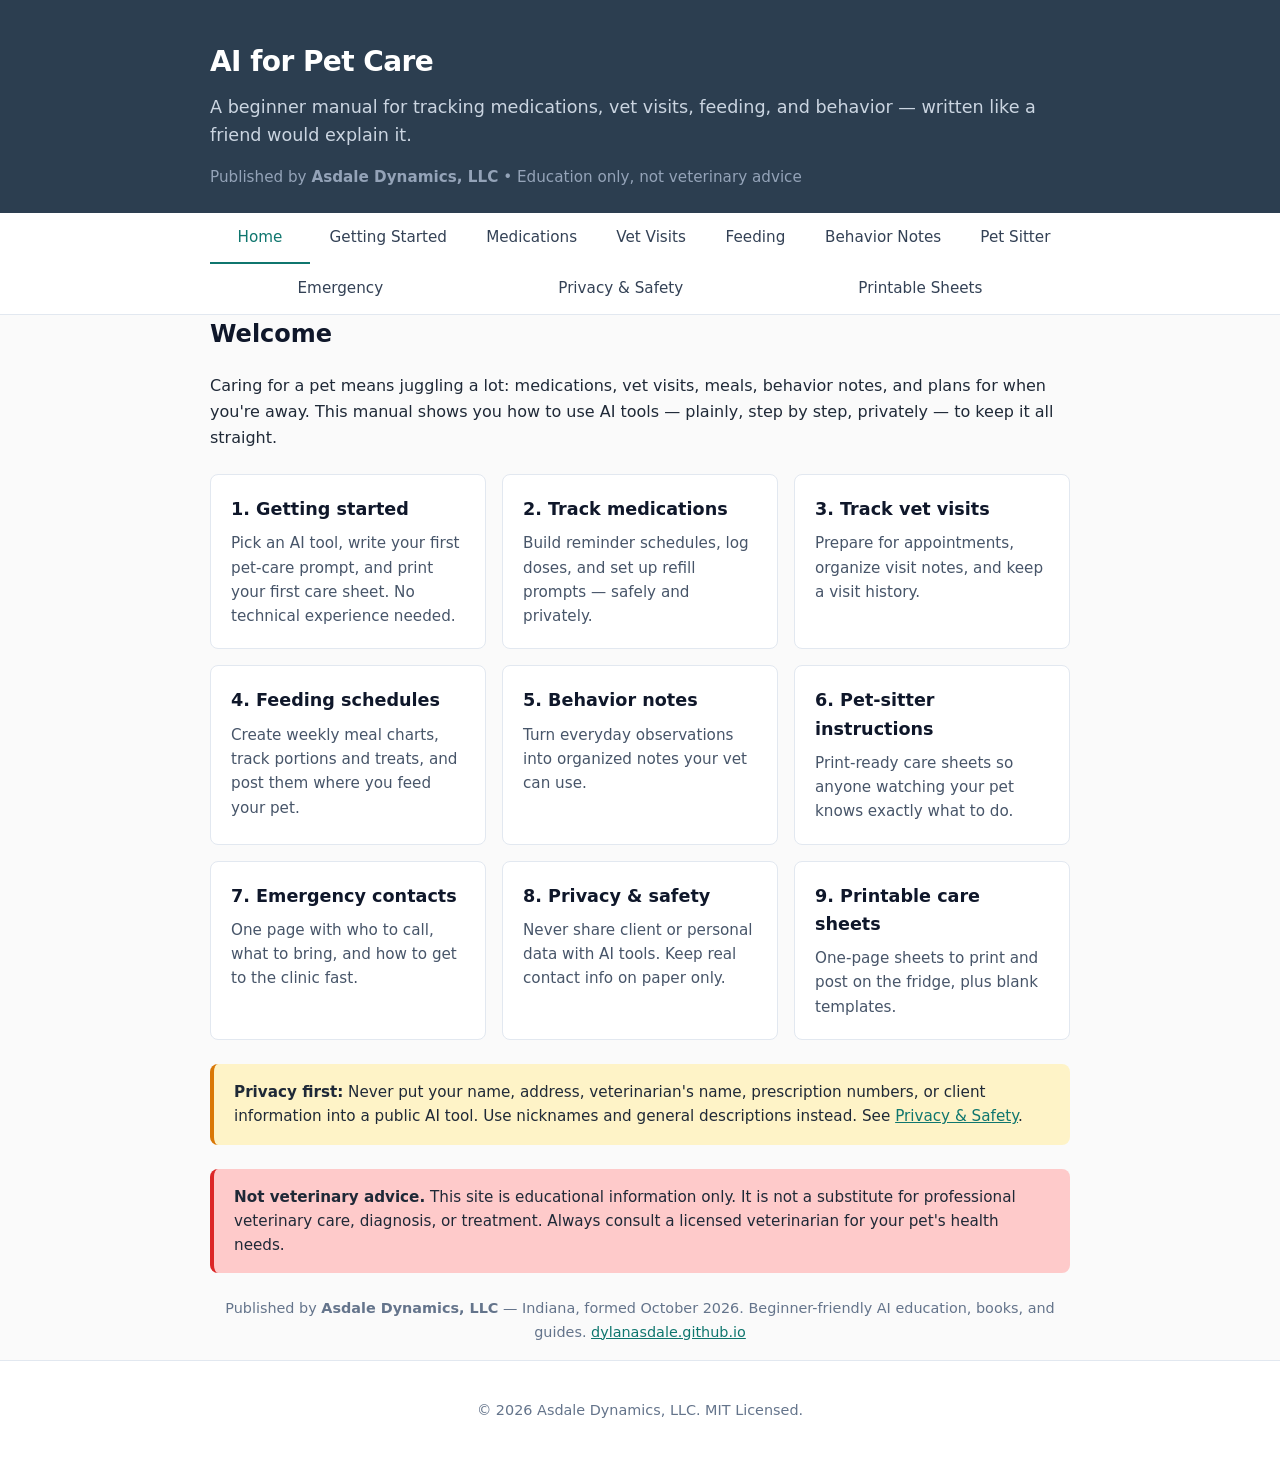
<file: site/index.html>
<!DOCTYPE html>
<html lang="en">
<head>
<meta charset="UTF-8">
<meta name="viewport" content="width=device-width, initial-scale=1.0">
<title>AI for Pet Care — A Beginner Manual | Asdale Dynamics, LLC</title>
<link rel="stylesheet" href="css/style.css">
</head>
<body>

<header class="site-header">
  <div class="wrapper">
    <h1 class="site-title"><a href="index.html">AI for Pet Care</a></h1>
    <p class="site-tagline">A beginner manual for tracking medications, vet visits, feeding, and behavior — written like a friend would explain it.</p>
    <p class="site-credit">Published by <strong>Asdale Dynamics, LLC</strong> &bull; Education only, not veterinary advice</p>
  </div>
</header>

<nav class="site-nav">
  <div class="wrapper">
    <ul>
      <li><a href="index.html" class="active">Home</a></li>
      <li><a href="01-getting-started.html">Getting Started</a></li>
      <li><a href="02-medications.html">Medications</a></li>
      <li><a href="03-vet-visits.html">Vet Visits</a></li>
      <li><a href="04-feeding.html">Feeding</a></li>
      <li><a href="05-behavior.html">Behavior Notes</a></li>
      <li><a href="06-pet-sitter.html">Pet Sitter</a></li>
      <li><a href="07-emergency.html">Emergency</a></li>
      <li><a href="08-privacy.html">Privacy &amp; Safety</a></li>
      <li><a href="print.html">Printable Sheets</a></li>
    </ul>
  </div>
</nav>

<main class="wrapper">
  <article class="guide-page">
    <h2>Welcome</h2>
    <p>Caring for a pet means juggling a lot: medications, vet visits, meals, behavior notes, and plans for when you're away. This manual shows you how to use AI tools — plainly, step by step, privately — to keep it all straight.</p>

    <div class="card-grid">
      <section class="card">
        <h3><a href="01-getting-started.html">1. Getting started</a></h3>
        <p>Pick an AI tool, write your first pet-care prompt, and print your first care sheet. No technical experience needed.</p>
      </section>
      <section class="card">
        <h3><a href="02-medications.html">2. Track medications</a></h3>
        <p>Build reminder schedules, log doses, and set up refill prompts — safely and privately.</p>
      </section>
      <section class="card">
        <h3><a href="03-vet-visits.html">3. Track vet visits</a></h3>
        <p>Prepare for appointments, organize visit notes, and keep a visit history.</p>
      </section>
      <section class="card">
        <h3><a href="04-feeding.html">4. Feeding schedules</a></h3>
        <p>Create weekly meal charts, track portions and treats, and post them where you feed your pet.</p>
      </section>
      <section class="card">
        <h3><a href="05-behavior.html">5. Behavior notes</a></h3>
        <p>Turn everyday observations into organized notes your vet can use.</p>
      </section>
      <section class="card">
        <h3><a href="06-pet-sitter.html">6. Pet-sitter instructions</a></h3>
        <p>Print-ready care sheets so anyone watching your pet knows exactly what to do.</p>
      </section>
      <section class="card">
        <h3><a href="07-emergency.html">7. Emergency contacts</a></h3>
        <p>One page with who to call, what to bring, and how to get to the clinic fast.</p>
      </section>
      <section class="card">
        <h3><a href="08-privacy.html">8. Privacy &amp; safety</a></h3>
        <p>Never share client or personal data with AI tools. Keep real contact info on paper only.</p>
      </section>
      <section class="card">
        <h3><a href="print.html">9. Printable care sheets</a></h3>
        <p>One-page sheets to print and post on the fridge, plus blank templates.</p>
      </section>
    </div>

    <div class="callout privacy-note">
      <strong>Privacy first:</strong> Never put your name, address, veterinarian's name, prescription numbers, or client information into a public AI tool. Use nicknames and general descriptions instead. See <a href="08-privacy.html">Privacy &amp; Safety</a>.
    </div>

    <div class="callout disclaimer">
      <strong>Not veterinary advice.</strong> This site is educational information only. It is not a substitute for professional veterinary care, diagnosis, or treatment. Always consult a licensed veterinarian for your pet's health needs.
    </div>

    <p class="credit">Published by <strong>Asdale Dynamics, LLC</strong> &mdash; Indiana, formed October 2026. Beginner-friendly AI education, books, and guides. <a href="https://dylanasdale.github.io" target="_blank" rel="noopener">dylanasdale.github.io</a></p>
  </article>
</main>

<footer class="site-footer">
  <div class="wrapper">
    <p>&copy; 2026 Asdale Dynamics, LLC. MIT Licensed.</p>
  </div>
</footer>

<script src="js/app.js"></script>
</body>
</html>
</file>
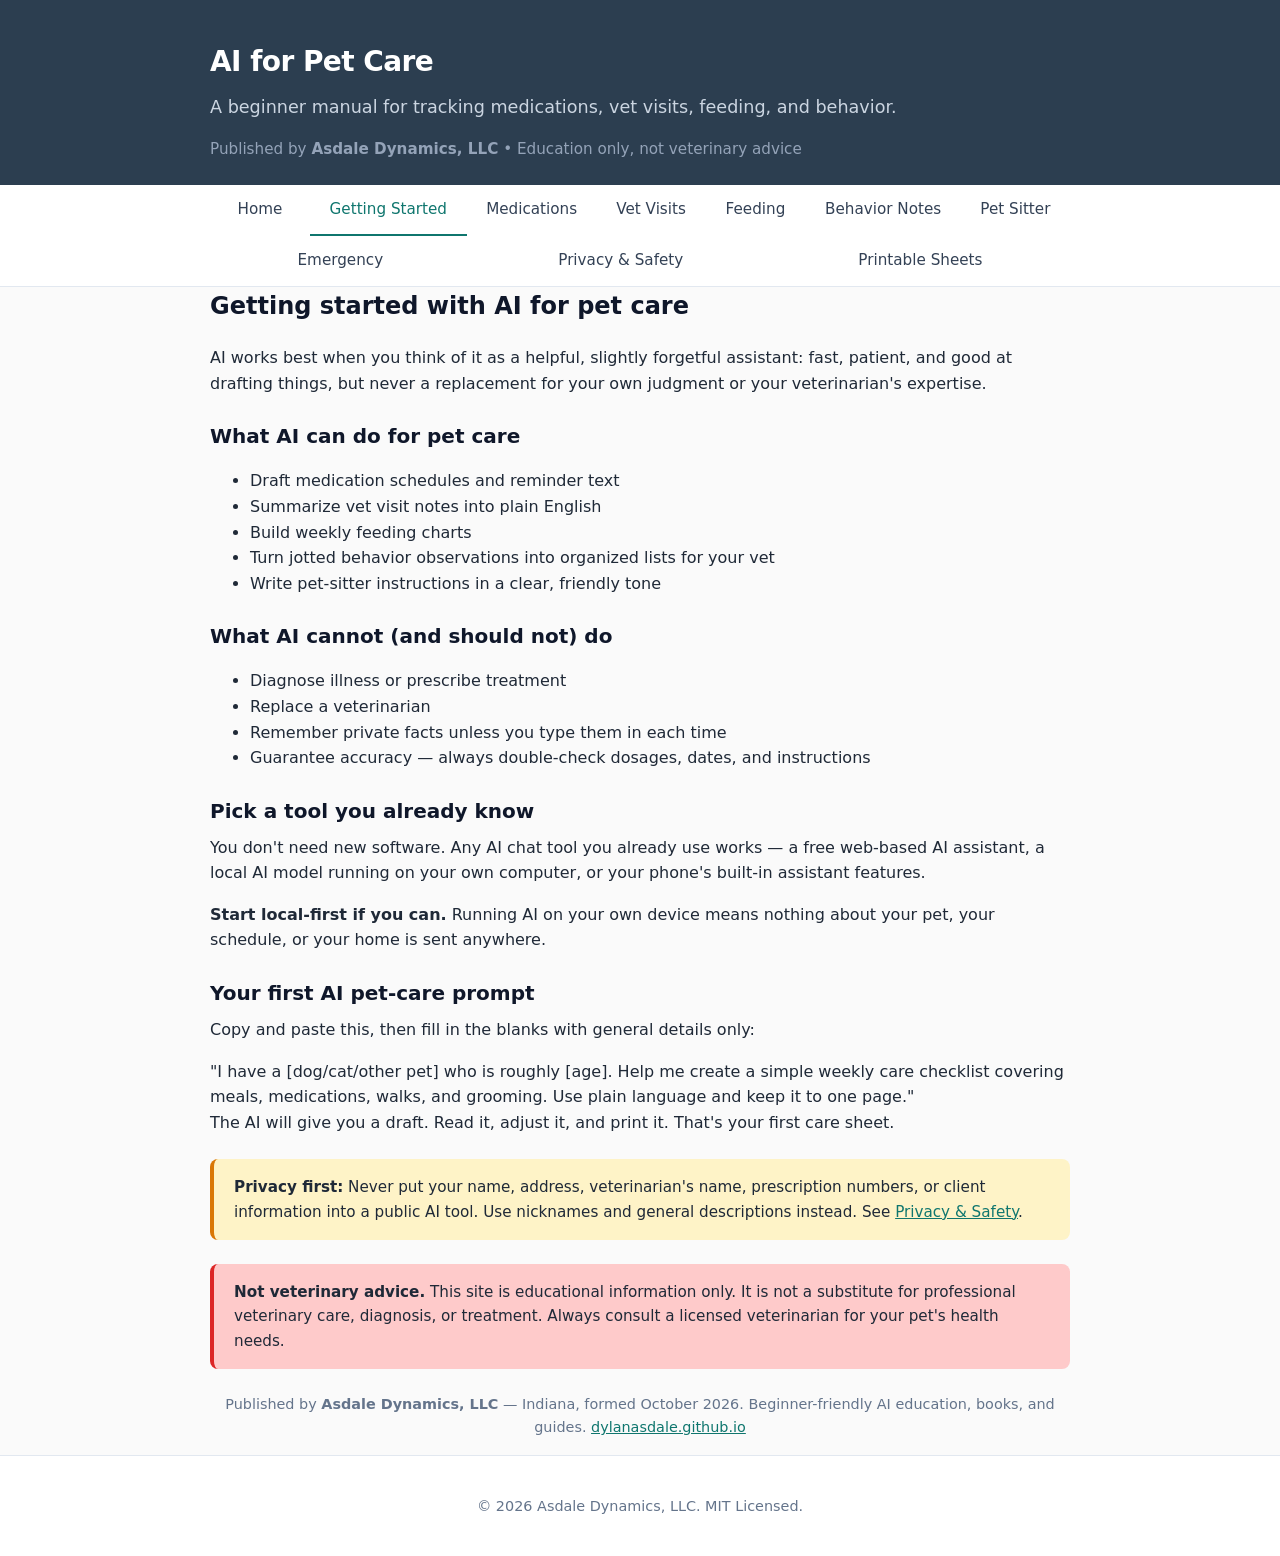
<file: site/01-getting-started.html>
<!DOCTYPE html>
<html lang="en">
<head>
<meta charset="UTF-8">
<meta name="viewport" content="width=device-width, initial-scale=1.0">
<title>Getting Started with AI for Pet Care | Asdale Dynamics, LLC</title>
<link rel="stylesheet" href="css/style.css">
</head>
<body>

<header class="site-header">
  <div class="wrapper">
    <h1 class="site-title"><a href="index.html">AI for Pet Care</a></h1>
    <p class="site-tagline">A beginner manual for tracking medications, vet visits, feeding, and behavior.</p>
    <p class="site-credit">Published by <strong>Asdale Dynamics, LLC</strong> &bull; Education only, not veterinary advice</p>
  </div>
</header>

<nav class="site-nav">
  <div class="wrapper">
    <ul>
      <li><a href="index.html">Home</a></li>
      <li><a href="01-getting-started.html" class="active">Getting Started</a></li>
      <li><a href="02-medications.html">Medications</a></li>
      <li><a href="03-vet-visits.html">Vet Visits</a></li>
      <li><a href="04-feeding.html">Feeding</a></li>
      <li><a href="05-behavior.html">Behavior Notes</a></li>
      <li><a href="06-pet-sitter.html">Pet Sitter</a></li>
      <li><a href="07-emergency.html">Emergency</a></li>
      <li><a href="08-privacy.html">Privacy &amp; Safety</a></li>
      <li><a href="print.html">Printable Sheets</a></li>
    </ul>
  </div>
</nav>

<main class="wrapper">
  <article class="guide-page">
    <h2>Getting started with AI for pet care</h2>
    <p>AI works best when you think of it as a helpful, slightly forgetful assistant: fast, patient, and good at drafting things, but never a replacement for your own judgment or your veterinarian's expertise.</p>

    <h3>What AI can do for pet care</h3>
    <ul>
      <li>Draft medication schedules and reminder text</li>
      <li>Summarize vet visit notes into plain English</li>
      <li>Build weekly feeding charts</li>
      <li>Turn jotted behavior observations into organized lists for your vet</li>
      <li>Write pet-sitter instructions in a clear, friendly tone</li>
    </ul>

    <h3>What AI cannot (and should not) do</h3>
    <ul>
      <li>Diagnose illness or prescribe treatment</li>
      <li>Replace a veterinarian</li>
      <li>Remember private facts unless you type them in each time</li>
      <li>Guarantee accuracy — always double-check dosages, dates, and instructions</li>
    </ul>

    <h3>Pick a tool you already know</h3>
    <p>You don't need new software. Any AI chat tool you already use works — a free web-based AI assistant, a local AI model running on your own computer, or your phone's built-in assistant features.</p>
    <p><strong>Start local-first if you can.</strong> Running AI on your own device means nothing about your pet, your schedule, or your home is sent anywhere.</p>

    <h3>Your first AI pet-care prompt</h3>
    <p>Copy and paste this, then fill in the blanks with general details only:</p>
    <div class="prompt-box">"I have a [dog/cat/other pet] who is roughly [age]. Help me create a simple weekly care checklist covering meals, medications, walks, and grooming. Use plain language and keep it to one page."</div>
    <p>The AI will give you a draft. Read it, adjust it, and print it. That's your first care sheet.</p>

    <div class="callout privacy-note">
      <strong>Privacy first:</strong> Never put your name, address, veterinarian's name, prescription numbers, or client information into a public AI tool. Use nicknames and general descriptions instead. See <a href="08-privacy.html">Privacy &amp; Safety</a>.
    </div>

    <div class="callout disclaimer">
      <strong>Not veterinary advice.</strong> This site is educational information only. It is not a substitute for professional veterinary care, diagnosis, or treatment. Always consult a licensed veterinarian for your pet's health needs.
    </div>

    <p class="credit">Published by <strong>Asdale Dynamics, LLC</strong> &mdash; Indiana, formed October 2026. Beginner-friendly AI education, books, and guides. <a href="https://dylanasdale.github.io" target="_blank" rel="noopener">dylanasdale.github.io</a></p>
  </article>
</main>

<footer class="site-footer">
  <div class="wrapper">
    <p>&copy; 2026 Asdale Dynamics, LLC. MIT Licensed.</p>
  </div>
</footer>

<script src="js/app.js"></script>
</body>
</html>
</file>
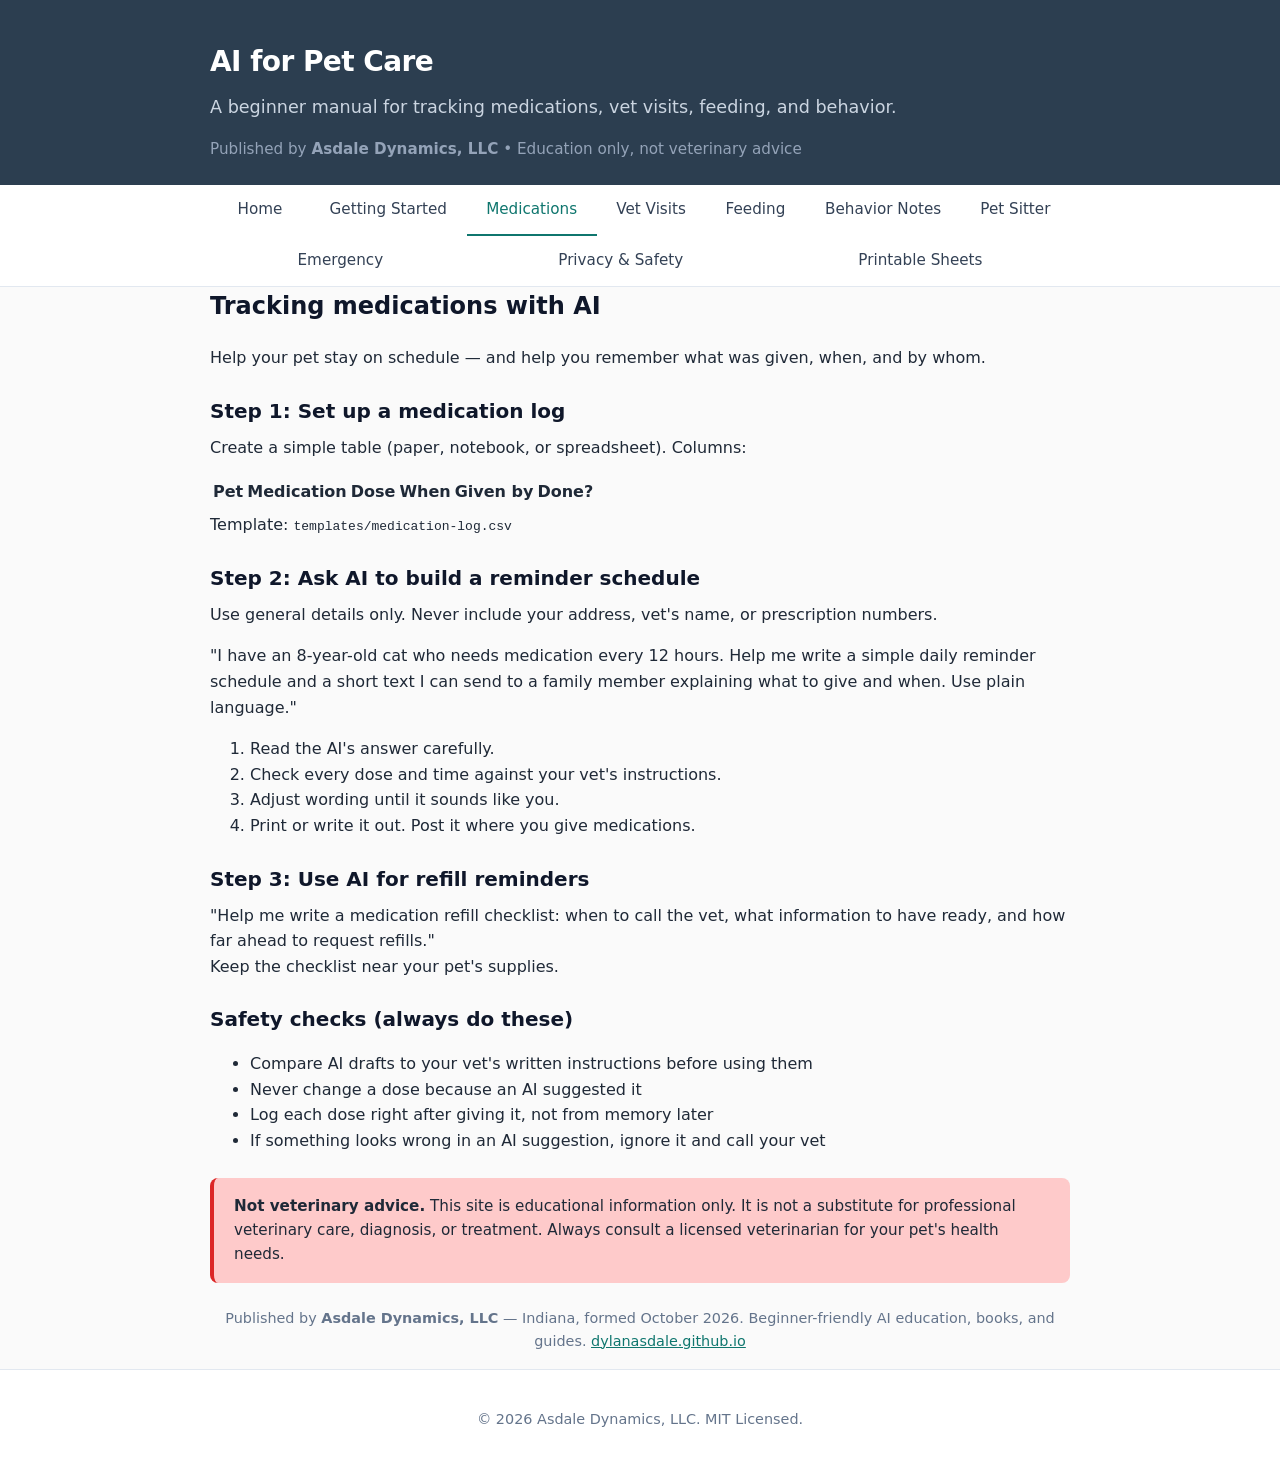
<file: site/02-medications.html>
<!DOCTYPE html>
<html lang="en">
<head>
<meta charset="UTF-8">
<meta name="viewport" content="width=device-width, initial-scale=1.0">
<title>Tracking Medications | AI for Pet Care | Asdale Dynamics, LLC</title>
<link rel="stylesheet" href="css/style.css">
</head>
<body>

<header class="site-header">
  <div class="wrapper">
    <h1 class="site-title"><a href="index.html">AI for Pet Care</a></h1>
    <p class="site-tagline">A beginner manual for tracking medications, vet visits, feeding, and behavior.</p>
    <p class="site-credit">Published by <strong>Asdale Dynamics, LLC</strong> &bull; Education only, not veterinary advice</p>
  </div>
</header>

<nav class="site-nav">
  <div class="wrapper">
    <ul>
      <li><a href="index.html">Home</a></li>
      <li><a href="01-getting-started.html">Getting Started</a></li>
      <li><a href="02-medications.html" class="active">Medications</a></li>
      <li><a href="03-vet-visits.html">Vet Visits</a></li>
      <li><a href="04-feeding.html">Feeding</a></li>
      <li><a href="05-behavior.html">Behavior Notes</a></li>
      <li><a href="06-pet-sitter.html">Pet Sitter</a></li>
      <li><a href="07-emergency.html">Emergency</a></li>
      <li><a href="08-privacy.html">Privacy &amp; Safety</a></li>
      <li><a href="print.html">Printable Sheets</a></li>
    </ul>
  </div>
</nav>

<main class="wrapper">
  <article class="guide-page">
    <h2>Tracking medications with AI</h2>
    <p>Help your pet stay on schedule — and help you remember what was given, when, and by whom.</p>

    <h3>Step 1: Set up a medication log</h3>
    <p>Create a simple table (paper, notebook, or spreadsheet). Columns:</p>
    <table>
      <thead>
        <tr><th>Pet</th><th>Medication</th><th>Dose</th><th>When</th><th>Given by</th><th>Done?</th></tr>
      </thead>
      <tbody>
        <tr><td></td><td></td><td></td><td></td><td></td><td></td></tr>
      </tbody>
    </table>
    <p class="small">Template: <code>templates/medication-log.csv</code></p>

    <h3>Step 2: Ask AI to build a reminder schedule</h3>
    <p>Use general details only. Never include your address, vet's name, or prescription numbers.</p>
    <div class="prompt-box">"I have an 8-year-old cat who needs medication every 12 hours. Help me write a simple daily reminder schedule and a short text I can send to a family member explaining what to give and when. Use plain language."</div>
    <ol>
      <li>Read the AI's answer carefully.</li>
      <li>Check every dose and time against your vet's instructions.</li>
      <li>Adjust wording until it sounds like you.</li>
      <li>Print or write it out. Post it where you give medications.</li>
    </ol>

    <h3>Step 3: Use AI for refill reminders</h3>
    <div class="prompt-box">"Help me write a medication refill checklist: when to call the vet, what information to have ready, and how far ahead to request refills."</div>
    <p>Keep the checklist near your pet's supplies.</p>

    <h3>Safety checks (always do these)</h3>
    <ul class="checklist">
      <li>Compare AI drafts to your vet's written instructions before using them</li>
      <li>Never change a dose because an AI suggested it</li>
      <li>Log each dose right after giving it, not from memory later</li>
      <li>If something looks wrong in an AI suggestion, ignore it and call your vet</li>
    </ul>

    <div class="callout disclaimer">
      <strong>Not veterinary advice.</strong> This site is educational information only. It is not a substitute for professional veterinary care, diagnosis, or treatment. Always consult a licensed veterinarian for your pet's health needs.
    </div>

    <p class="credit">Published by <strong>Asdale Dynamics, LLC</strong> &mdash; Indiana, formed October 2026. Beginner-friendly AI education, books, and guides. <a href="https://dylanasdale.github.io" target="_blank" rel="noopener">dylanasdale.github.io</a></p>
  </article>
</main>

<footer class="site-footer">
  <div class="wrapper">
    <p>&copy; 2026 Asdale Dynamics, LLC. MIT Licensed.</p>
  </div>
</footer>

<script src="js/app.js"></script>
</body>
</html>
</file>
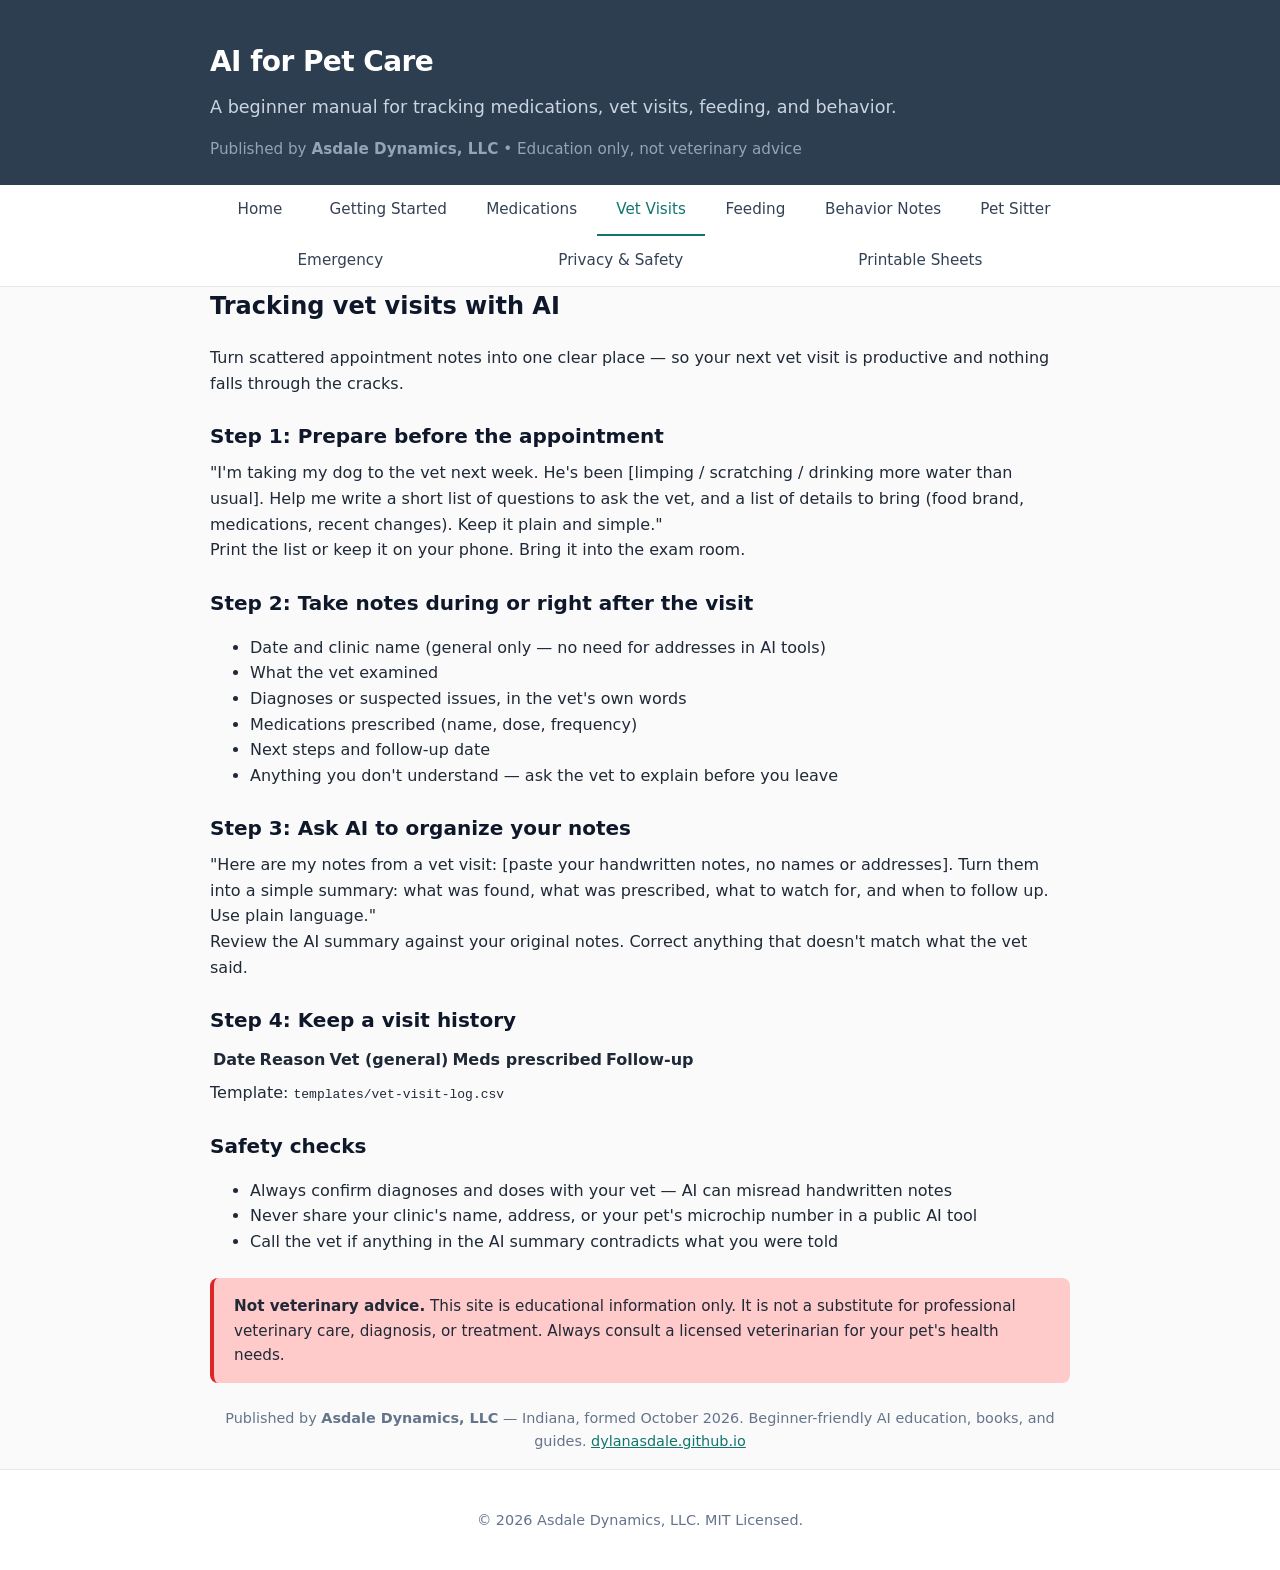
<file: site/03-vet-visits.html>
<!DOCTYPE html>
<html lang="en">
<head>
<meta charset="UTF-8">
<meta name="viewport" content="width=device-width, initial-scale=1.0">
<title>Tracking Vet Visits | AI for Pet Care | Asdale Dynamics, LLC</title>
<link rel="stylesheet" href="css/style.css">
</head>
<body>

<header class="site-header">
  <div class="wrapper">
    <h1 class="site-title"><a href="index.html">AI for Pet Care</a></h1>
    <p class="site-tagline">A beginner manual for tracking medications, vet visits, feeding, and behavior.</p>
    <p class="site-credit">Published by <strong>Asdale Dynamics, LLC</strong> &bull; Education only, not veterinary advice</p>
  </div>
</header>

<nav class="site-nav">
  <div class="wrapper">
    <ul>
      <li><a href="index.html">Home</a></li>
      <li><a href="01-getting-started.html">Getting Started</a></li>
      <li><a href="02-medications.html">Medications</a></li>
      <li><a href="03-vet-visits.html" class="active">Vet Visits</a></li>
      <li><a href="04-feeding.html">Feeding</a></li>
      <li><a href="05-behavior.html">Behavior Notes</a></li>
      <li><a href="06-pet-sitter.html">Pet Sitter</a></li>
      <li><a href="07-emergency.html">Emergency</a></li>
      <li><a href="08-privacy.html">Privacy &amp; Safety</a></li>
      <li><a href="print.html">Printable Sheets</a></li>
    </ul>
  </div>
</nav>

<main class="wrapper">
  <article class="guide-page">
    <h2>Tracking vet visits with AI</h2>
    <p>Turn scattered appointment notes into one clear place — so your next vet visit is productive and nothing falls through the cracks.</p>

    <h3>Step 1: Prepare before the appointment</h3>
    <div class="prompt-box">"I'm taking my dog to the vet next week. He's been [limping / scratching / drinking more water than usual]. Help me write a short list of questions to ask the vet, and a list of details to bring (food brand, medications, recent changes). Keep it plain and simple."</div>
    <p>Print the list or keep it on your phone. Bring it into the exam room.</p>

    <h3>Step 2: Take notes during or right after the visit</h3>
    <ul>
      <li>Date and clinic name (general only — no need for addresses in AI tools)</li>
      <li>What the vet examined</li>
      <li>Diagnoses or suspected issues, in the vet's own words</li>
      <li>Medications prescribed (name, dose, frequency)</li>
      <li>Next steps and follow-up date</li>
      <li>Anything you don't understand — ask the vet to explain before you leave</li>
    </ul>

    <h3>Step 3: Ask AI to organize your notes</h3>
    <div class="prompt-box">"Here are my notes from a vet visit: [paste your handwritten notes, no names or addresses]. Turn them into a simple summary: what was found, what was prescribed, what to watch for, and when to follow up. Use plain language."</div>
    <p>Review the AI summary against your original notes. Correct anything that doesn't match what the vet said.</p>

    <h3>Step 4: Keep a visit history</h3>
    <table>
      <thead>
        <tr><th>Date</th><th>Reason</th><th>Vet (general)</th><th>Meds prescribed</th><th>Follow-up</th></tr>
      </thead>
      <tbody>
        <tr><td></td><td></td><td></td><td></td><td></td></tr>
      </tbody>
    </table>
    <p class="small">Template: <code>templates/vet-visit-log.csv</code></p>

    <h3>Safety checks</h3>
    <ul class="checklist">
      <li>Always confirm diagnoses and doses with your vet — AI can misread handwritten notes</li>
      <li>Never share your clinic's name, address, or your pet's microchip number in a public AI tool</li>
      <li>Call the vet if anything in the AI summary contradicts what you were told</li>
    </ul>

    <div class="callout disclaimer">
      <strong>Not veterinary advice.</strong> This site is educational information only. It is not a substitute for professional veterinary care, diagnosis, or treatment. Always consult a licensed veterinarian for your pet's health needs.
    </div>

    <p class="credit">Published by <strong>Asdale Dynamics, LLC</strong> &mdash; Indiana, formed October 2026. Beginner-friendly AI education, books, and guides. <a href="https://dylanasdale.github.io" target="_blank" rel="noopener">dylanasdale.github.io</a></p>
  </article>
</main>

<footer class="site-footer">
  <div class="wrapper">
    <p>&copy; 2026 Asdale Dynamics, LLC. MIT Licensed.</p>
  </div>
</footer>

<script src="js/app.js"></script>
</body>
</html>
</file>
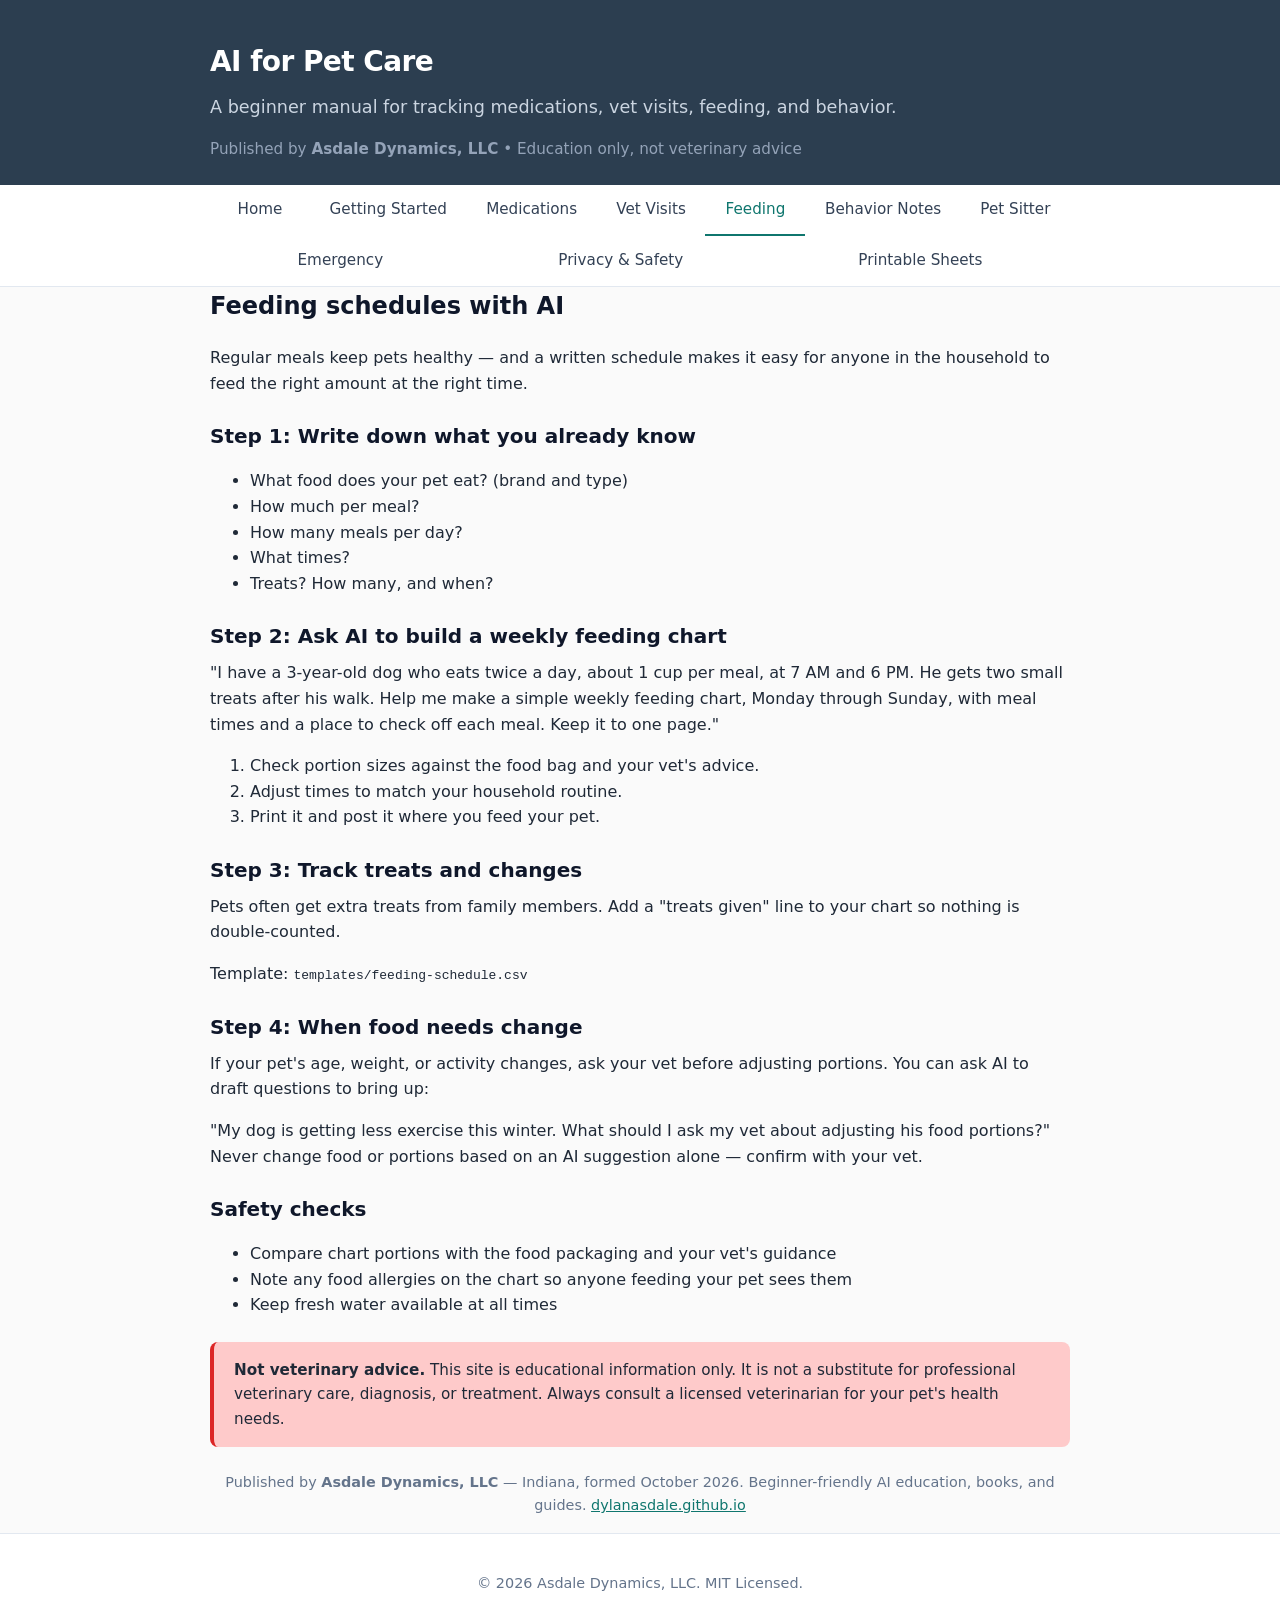
<file: site/04-feeding.html>
<!DOCTYPE html>
<html lang="en">
<head>
<meta charset="UTF-8">
<meta name="viewport" content="width=device-width, initial-scale=1.0">
<title>Feeding Schedules | AI for Pet Care | Asdale Dynamics, LLC</title>
<link rel="stylesheet" href="css/style.css">
</head>
<body>

<header class="site-header">
  <div class="wrapper">
    <h1 class="site-title"><a href="index.html">AI for Pet Care</a></h1>
    <p class="site-tagline">A beginner manual for tracking medications, vet visits, feeding, and behavior.</p>
    <p class="site-credit">Published by <strong>Asdale Dynamics, LLC</strong> &bull; Education only, not veterinary advice</p>
  </div>
</header>

<nav class="site-nav">
  <div class="wrapper">
    <ul>
      <li><a href="index.html">Home</a></li>
      <li><a href="01-getting-started.html">Getting Started</a></li>
      <li><a href="02-medications.html">Medications</a></li>
      <li><a href="03-vet-visits.html">Vet Visits</a></li>
      <li><a href="04-feeding.html" class="active">Feeding</a></li>
      <li><a href="05-behavior.html">Behavior Notes</a></li>
      <li><a href="06-pet-sitter.html">Pet Sitter</a></li>
      <li><a href="07-emergency.html">Emergency</a></li>
      <li><a href="08-privacy.html">Privacy &amp; Safety</a></li>
      <li><a href="print.html">Printable Sheets</a></li>
    </ul>
  </div>
</nav>

<main class="wrapper">
  <article class="guide-page">
    <h2>Feeding schedules with AI</h2>
    <p>Regular meals keep pets healthy — and a written schedule makes it easy for anyone in the household to feed the right amount at the right time.</p>

    <h3>Step 1: Write down what you already know</h3>
    <ul>
      <li>What food does your pet eat? (brand and type)</li>
      <li>How much per meal?</li>
      <li>How many meals per day?</li>
      <li>What times?</li>
      <li>Treats? How many, and when?</li>
    </ul>

    <h3>Step 2: Ask AI to build a weekly feeding chart</h3>
    <div class="prompt-box">"I have a 3-year-old dog who eats twice a day, about 1 cup per meal, at 7 AM and 6 PM. He gets two small treats after his walk. Help me make a simple weekly feeding chart, Monday through Sunday, with meal times and a place to check off each meal. Keep it to one page."</div>
    <ol>
      <li>Check portion sizes against the food bag and your vet's advice.</li>
      <li>Adjust times to match your household routine.</li>
      <li>Print it and post it where you feed your pet.</li>
    </ol>

    <h3>Step 3: Track treats and changes</h3>
    <p>Pets often get extra treats from family members. Add a "treats given" line to your chart so nothing is double-counted.</p>
    <p class="small">Template: <code>templates/feeding-schedule.csv</code></p>

    <h3>Step 4: When food needs change</h3>
    <p>If your pet's age, weight, or activity changes, ask your vet before adjusting portions. You can ask AI to draft questions to bring up:</p>
    <div class="prompt-box">"My dog is getting less exercise this winter. What should I ask my vet about adjusting his food portions?"</div>
    <p>Never change food or portions based on an AI suggestion alone — confirm with your vet.</p>

    <h3>Safety checks</h3>
    <ul class="checklist">
      <li>Compare chart portions with the food packaging and your vet's guidance</li>
      <li>Note any food allergies on the chart so anyone feeding your pet sees them</li>
      <li>Keep fresh water available at all times</li>
    </ul>

    <div class="callout disclaimer">
      <strong>Not veterinary advice.</strong> This site is educational information only. It is not a substitute for professional veterinary care, diagnosis, or treatment. Always consult a licensed veterinarian for your pet's health needs.
    </div>

    <p class="credit">Published by <strong>Asdale Dynamics, LLC</strong> &mdash; Indiana, formed October 2026. Beginner-friendly AI education, books, and guides. <a href="https://dylanasdale.github.io" target="_blank" rel="noopener">dylanasdale.github.io</a></p>
  </article>
</main>

<footer class="site-footer">
  <div class="wrapper">
    <p>&copy; 2026 Asdale Dynamics, LLC. MIT Licensed.</p>
  </div>
</footer>

<script src="js/app.js"></script>
</body>
</html>
</file>
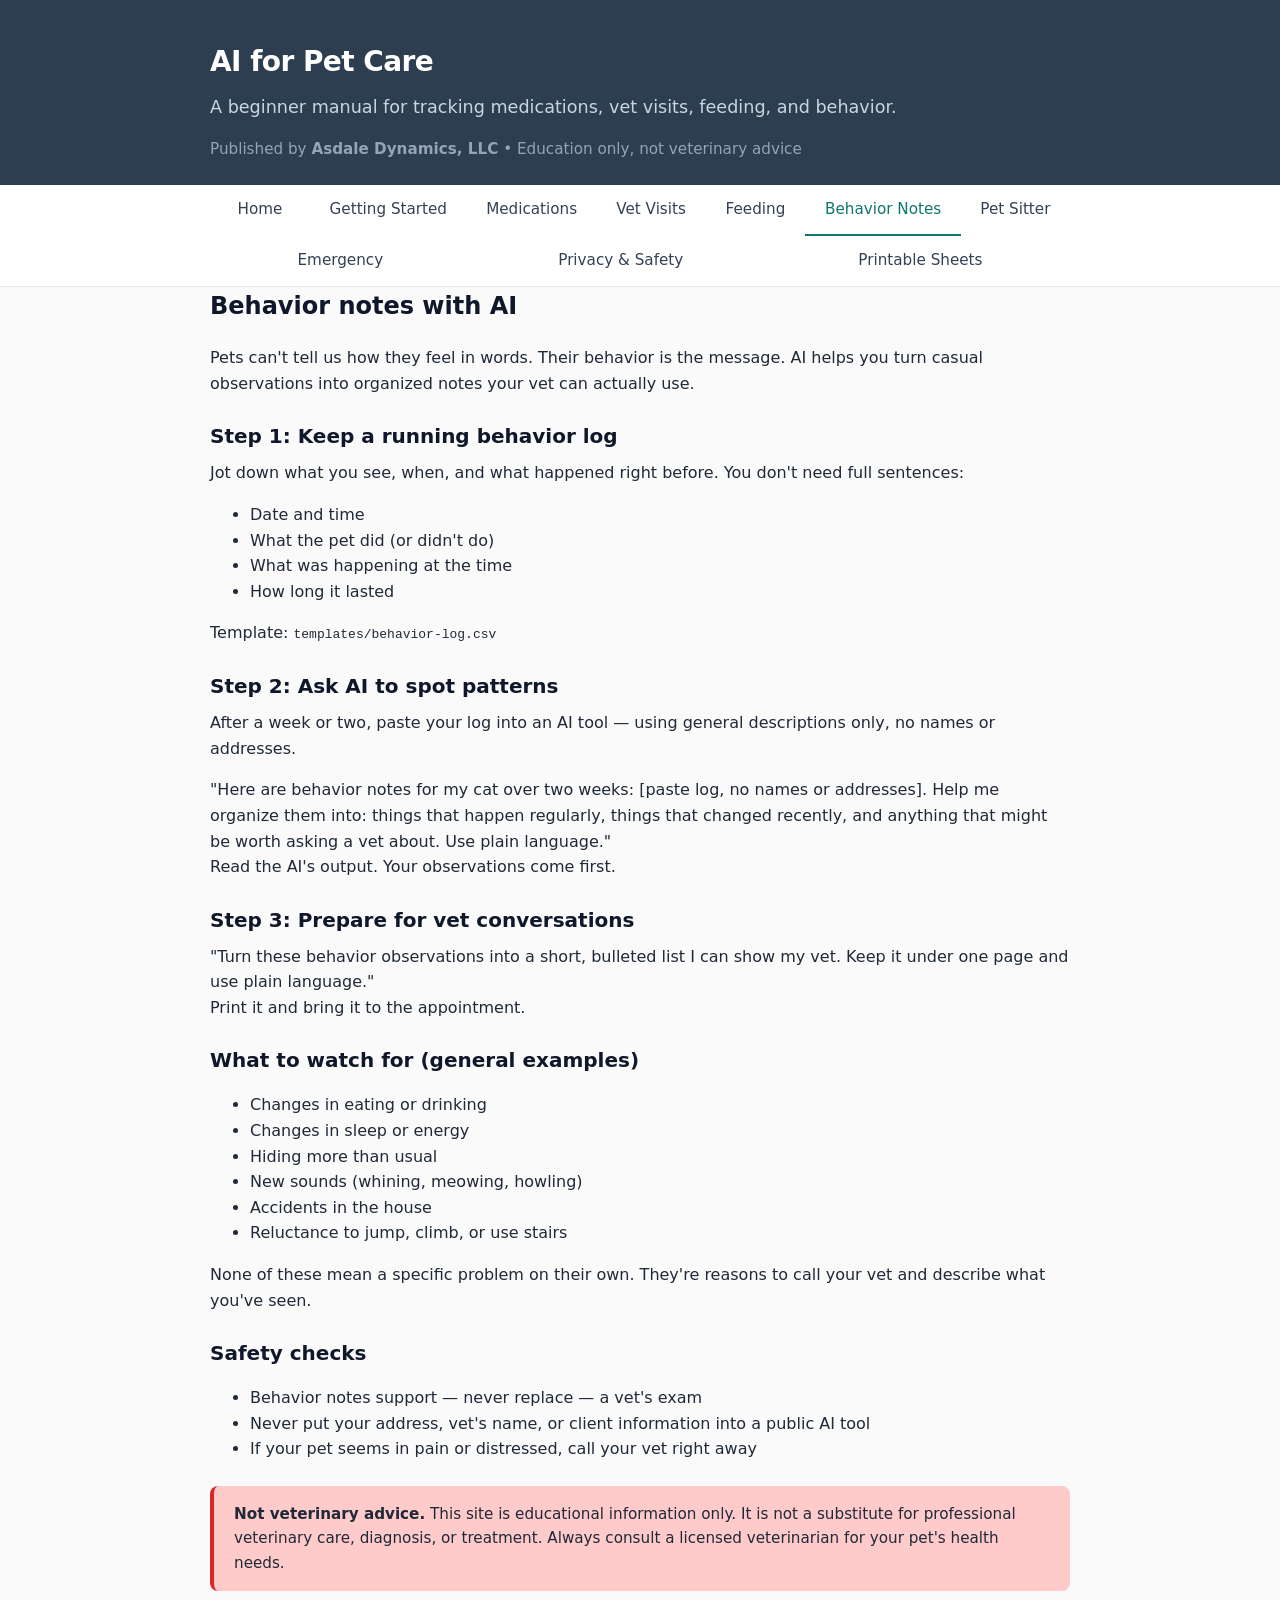
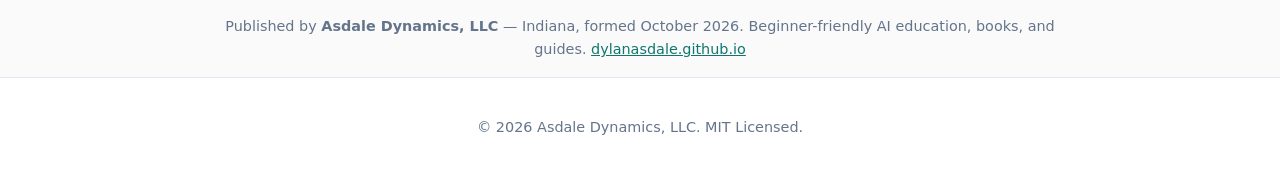
<file: site/05-behavior.html>
<!DOCTYPE html>
<html lang="en">
<head>
<meta charset="UTF-8">
<meta name="viewport" content="width=device-width, initial-scale=1.0">
<title>Behavior Notes | AI for Pet Care | Asdale Dynamics, LLC</title>
<link rel="stylesheet" href="css/style.css">
</head>
<body>

<header class="site-header">
  <div class="wrapper">
    <h1 class="site-title"><a href="index.html">AI for Pet Care</a></h1>
    <p class="site-tagline">A beginner manual for tracking medications, vet visits, feeding, and behavior.</p>
    <p class="site-credit">Published by <strong>Asdale Dynamics, LLC</strong> &bull; Education only, not veterinary advice</p>
  </div>
</header>

<nav class="site-nav">
  <div class="wrapper">
    <ul>
      <li><a href="index.html">Home</a></li>
      <li><a href="01-getting-started.html">Getting Started</a></li>
      <li><a href="02-medications.html">Medications</a></li>
      <li><a href="03-vet-visits.html">Vet Visits</a></li>
      <li><a href="04-feeding.html">Feeding</a></li>
      <li><a href="05-behavior.html" class="active">Behavior Notes</a></li>
      <li><a href="06-pet-sitter.html">Pet Sitter</a></li>
      <li><a href="07-emergency.html">Emergency</a></li>
      <li><a href="08-privacy.html">Privacy &amp; Safety</a></li>
      <li><a href="print.html">Printable Sheets</a></li>
    </ul>
  </div>
</nav>

<main class="wrapper">
  <article class="guide-page">
    <h2>Behavior notes with AI</h2>
    <p>Pets can't tell us how they feel in words. Their behavior is the message. AI helps you turn casual observations into organized notes your vet can actually use.</p>

    <h3>Step 1: Keep a running behavior log</h3>
    <p>Jot down what you see, when, and what happened right before. You don't need full sentences:</p>
    <ul>
      <li>Date and time</li>
      <li>What the pet did (or didn't do)</li>
      <li>What was happening at the time</li>
      <li>How long it lasted</li>
    </ul>
    <p class="small">Template: <code>templates/behavior-log.csv</code></p>

    <h3>Step 2: Ask AI to spot patterns</h3>
    <p>After a week or two, paste your log into an AI tool — using general descriptions only, no names or addresses.</p>
    <div class="prompt-box">"Here are behavior notes for my cat over two weeks: [paste log, no names or addresses]. Help me organize them into: things that happen regularly, things that changed recently, and anything that might be worth asking a vet about. Use plain language."</div>
    <p>Read the AI's output. Your observations come first.</p>

    <h3>Step 3: Prepare for vet conversations</h3>
    <div class="prompt-box">"Turn these behavior observations into a short, bulleted list I can show my vet. Keep it under one page and use plain language."</div>
    <p>Print it and bring it to the appointment.</p>

    <h3>What to watch for (general examples)</h3>
    <ul>
      <li>Changes in eating or drinking</li>
      <li>Changes in sleep or energy</li>
      <li>Hiding more than usual</li>
      <li>New sounds (whining, meowing, howling)</li>
      <li>Accidents in the house</li>
      <li>Reluctance to jump, climb, or use stairs</li>
    </ul>
    <p>None of these mean a specific problem on their own. They're reasons to call your vet and describe what you've seen.</p>

    <h3>Safety checks</h3>
    <ul class="checklist">
      <li>Behavior notes support — never replace — a vet's exam</li>
      <li>Never put your address, vet's name, or client information into a public AI tool</li>
      <li>If your pet seems in pain or distressed, call your vet right away</li>
    </ul>

    <div class="callout disclaimer">
      <strong>Not veterinary advice.</strong> This site is educational information only. It is not a substitute for professional veterinary care, diagnosis, or treatment. Always consult a licensed veterinarian for your pet's health needs.
    </div>

    <p class="credit">Published by <strong>Asdale Dynamics, LLC</strong> &mdash; Indiana, formed October 2026. Beginner-friendly AI education, books, and guides. <a href="https://dylanasdale.github.io" target="_blank" rel="noopener">dylanasdale.github.io</a></p>
  </article>
</main>

<footer class="site-footer">
  <div class="wrapper">
    <p>&copy; 2026 Asdale Dynamics, LLC. MIT Licensed.</p>
  </div>
</footer>

<script src="js/app.js"></script>
</body>
</html>
</file>
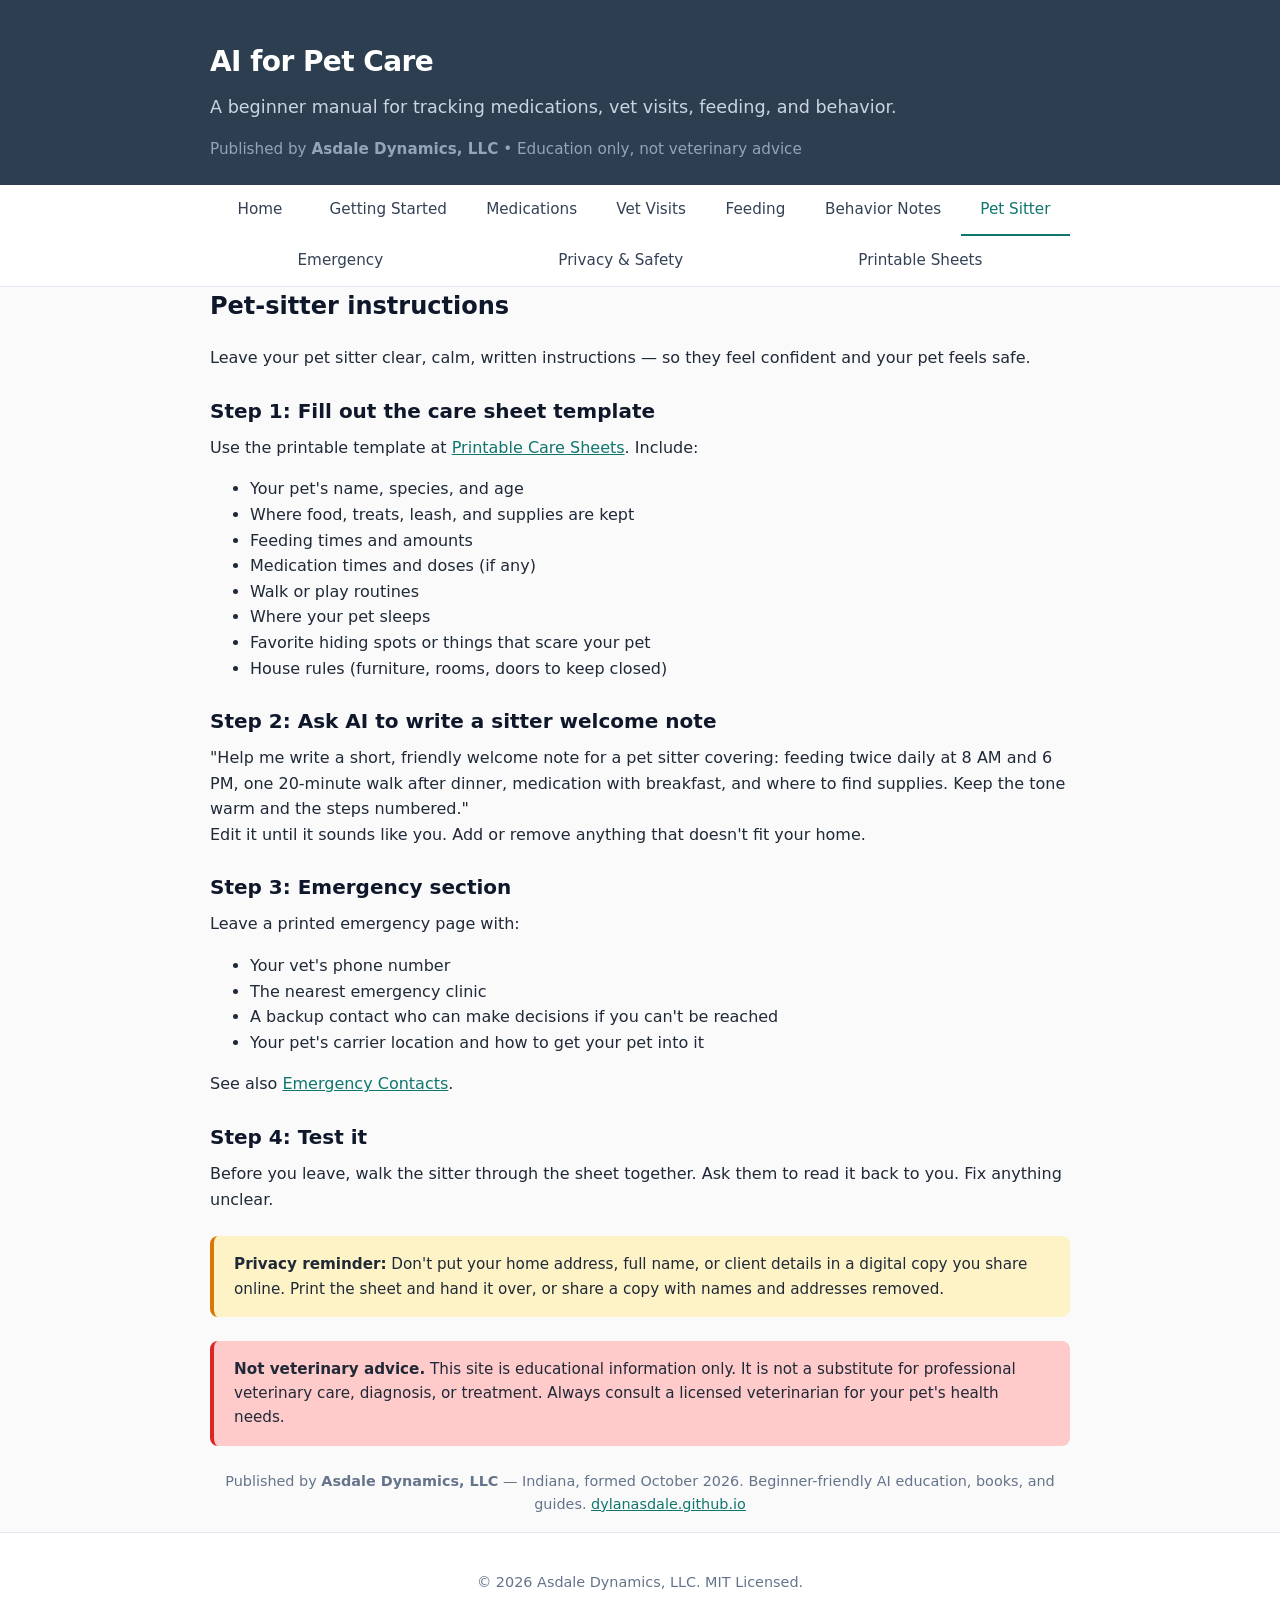
<file: site/06-pet-sitter.html>
<!DOCTYPE html>
<html lang="en">
<head>
<meta charset="UTF-8">
<meta name="viewport" content="width=device-width, initial-scale=1.0">
<title>Pet-Sitter Instructions | AI for Pet Care | Asdale Dynamics, LLC</title>
<link rel="stylesheet" href="css/style.css">
</head>
<body>

<header class="site-header">
  <div class="wrapper">
    <h1 class="site-title"><a href="index.html">AI for Pet Care</a></h1>
    <p class="site-tagline">A beginner manual for tracking medications, vet visits, feeding, and behavior.</p>
    <p class="site-credit">Published by <strong>Asdale Dynamics, LLC</strong> &bull; Education only, not veterinary advice</p>
  </div>
</header>

<nav class="site-nav">
  <div class="wrapper">
    <ul>
      <li><a href="index.html">Home</a></li>
      <li><a href="01-getting-started.html">Getting Started</a></li>
      <li><a href="02-medications.html">Medications</a></li>
      <li><a href="03-vet-visits.html">Vet Visits</a></li>
      <li><a href="04-feeding.html">Feeding</a></li>
      <li><a href="05-behavior.html">Behavior Notes</a></li>
      <li><a href="06-pet-sitter.html" class="active">Pet Sitter</a></li>
      <li><a href="07-emergency.html">Emergency</a></li>
      <li><a href="08-privacy.html">Privacy &amp; Safety</a></li>
      <li><a href="print.html">Printable Sheets</a></li>
    </ul>
  </div>
</nav>

<main class="wrapper">
  <article class="guide-page">
    <h2>Pet-sitter instructions</h2>
    <p>Leave your pet sitter clear, calm, written instructions — so they feel confident and your pet feels safe.</p>

    <h3>Step 1: Fill out the care sheet template</h3>
    <p>Use the printable template at <a href="print.html">Printable Care Sheets</a>. Include:</p>
    <ul>
      <li>Your pet's name, species, and age</li>
      <li>Where food, treats, leash, and supplies are kept</li>
      <li>Feeding times and amounts</li>
      <li>Medication times and doses (if any)</li>
      <li>Walk or play routines</li>
      <li>Where your pet sleeps</li>
      <li>Favorite hiding spots or things that scare your pet</li>
      <li>House rules (furniture, rooms, doors to keep closed)</li>
    </ul>

    <h3>Step 2: Ask AI to write a sitter welcome note</h3>
    <div class="prompt-box">"Help me write a short, friendly welcome note for a pet sitter covering: feeding twice daily at 8 AM and 6 PM, one 20-minute walk after dinner, medication with breakfast, and where to find supplies. Keep the tone warm and the steps numbered."</div>
    <p>Edit it until it sounds like you. Add or remove anything that doesn't fit your home.</p>

    <h3>Step 3: Emergency section</h3>
    <p>Leave a printed emergency page with:</p>
    <ul>
      <li>Your vet's phone number</li>
      <li>The nearest emergency clinic</li>
      <li>A backup contact who can make decisions if you can't be reached</li>
      <li>Your pet's carrier location and how to get your pet into it</li>
    </ul>
    <p>See also <a href="07-emergency.html">Emergency Contacts</a>.</p>

    <h3>Step 4: Test it</h3>
    <p>Before you leave, walk the sitter through the sheet together. Ask them to read it back to you. Fix anything unclear.</p>

    <div class="callout privacy-note">
      <strong>Privacy reminder:</strong> Don't put your home address, full name, or client details in a digital copy you share online. Print the sheet and hand it over, or share a copy with names and addresses removed.
    </div>

    <div class="callout disclaimer">
      <strong>Not veterinary advice.</strong> This site is educational information only. It is not a substitute for professional veterinary care, diagnosis, or treatment. Always consult a licensed veterinarian for your pet's health needs.
    </div>

    <p class="credit">Published by <strong>Asdale Dynamics, LLC</strong> &mdash; Indiana, formed October 2026. Beginner-friendly AI education, books, and guides. <a href="https://dylanasdale.github.io" target="_blank" rel="noopener">dylanasdale.github.io</a></p>
  </article>
</main>

<footer class="site-footer">
  <div class="wrapper">
    <p>&copy; 2026 Asdale Dynamics, LLC. MIT Licensed.</p>
  </div>
</footer>

<script src="js/app.js"></script>
</body>
</html>
</file>
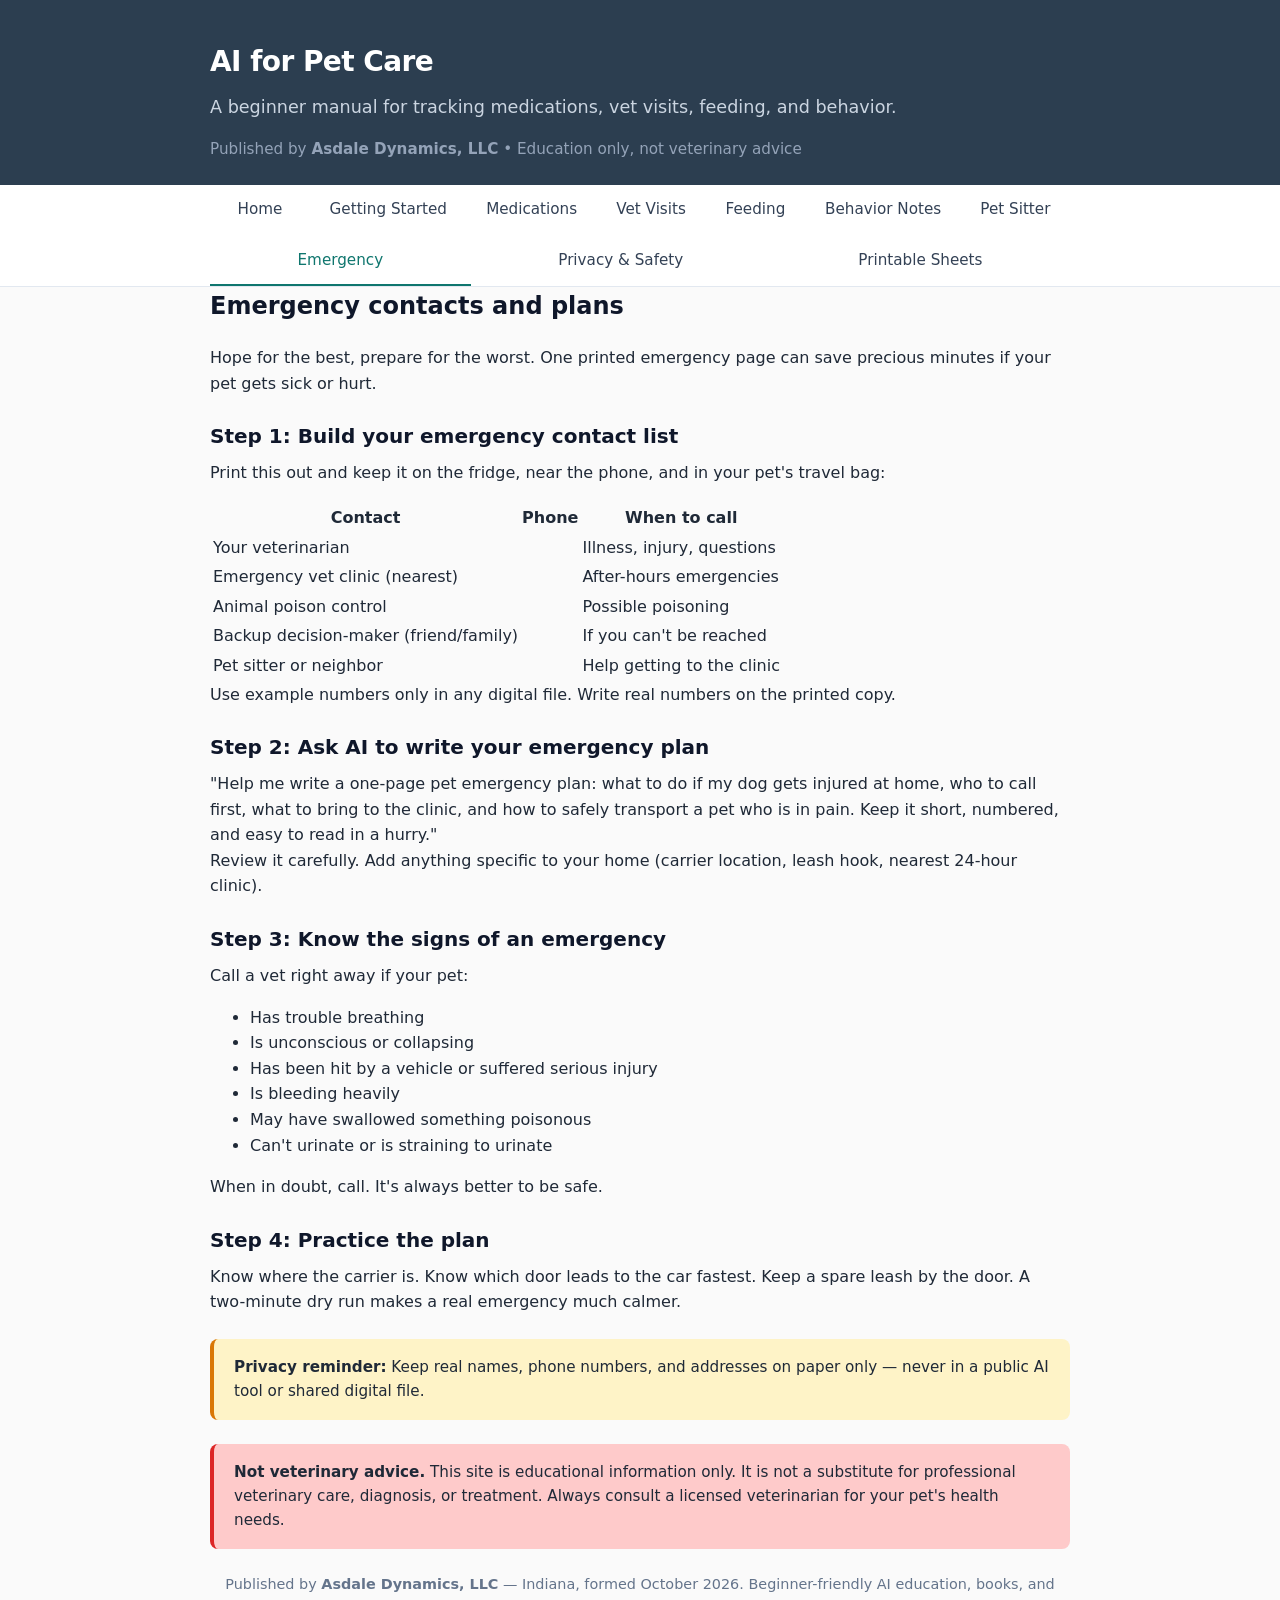
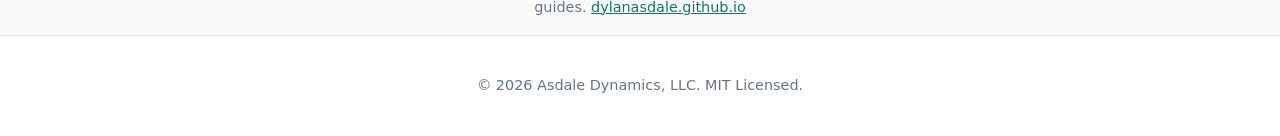
<file: site/07-emergency.html>
<!DOCTYPE html>
<html lang="en">
<head>
<meta charset="UTF-8">
<meta name="viewport" content="width=device-width, initial-scale=1.0">
<title>Emergency Contacts | AI for Pet Care | Asdale Dynamics, LLC</title>
<link rel="stylesheet" href="css/style.css">
</head>
<body>

<header class="site-header">
  <div class="wrapper">
    <h1 class="site-title"><a href="index.html">AI for Pet Care</a></h1>
    <p class="site-tagline">A beginner manual for tracking medications, vet visits, feeding, and behavior.</p>
    <p class="site-credit">Published by <strong>Asdale Dynamics, LLC</strong> &bull; Education only, not veterinary advice</p>
  </div>
</header>

<nav class="site-nav">
  <div class="wrapper">
    <ul>
      <li><a href="index.html">Home</a></li>
      <li><a href="01-getting-started.html">Getting Started</a></li>
      <li><a href="02-medications.html">Medications</a></li>
      <li><a href="03-vet-visits.html">Vet Visits</a></li>
      <li><a href="04-feeding.html">Feeding</a></li>
      <li><a href="05-behavior.html">Behavior Notes</a></li>
      <li><a href="06-pet-sitter.html">Pet Sitter</a></li>
      <li><a href="07-emergency.html" class="active">Emergency</a></li>
      <li><a href="08-privacy.html">Privacy &amp; Safety</a></li>
      <li><a href="print.html">Printable Sheets</a></li>
    </ul>
  </div>
</nav>

<main class="wrapper">
  <article class="guide-page">
    <h2>Emergency contacts and plans</h2>
    <p>Hope for the best, prepare for the worst. One printed emergency page can save precious minutes if your pet gets sick or hurt.</p>

    <h3>Step 1: Build your emergency contact list</h3>
    <p>Print this out and keep it on the fridge, near the phone, and in your pet's travel bag:</p>
    <table>
      <thead>
        <tr><th>Contact</th><th>Phone</th><th>When to call</th></tr>
      </thead>
      <tbody>
        <tr><td>Your veterinarian</td><td></td><td>Illness, injury, questions</td></tr>
        <tr><td>Emergency vet clinic (nearest)</td><td></td><td>After-hours emergencies</td></tr>
        <tr><td>Animal poison control</td><td></td><td>Possible poisoning</td></tr>
        <tr><td>Backup decision-maker (friend/family)</td><td></td><td>If you can't be reached</td></tr>
        <tr><td>Pet sitter or neighbor</td><td></td><td>Help getting to the clinic</td></tr>
      </tbody>
    </table>
    <p class="small">Use example numbers only in any digital file. Write real numbers on the printed copy.</p>

    <h3>Step 2: Ask AI to write your emergency plan</h3>
    <div class="prompt-box">"Help me write a one-page pet emergency plan: what to do if my dog gets injured at home, who to call first, what to bring to the clinic, and how to safely transport a pet who is in pain. Keep it short, numbered, and easy to read in a hurry."</div>
    <p>Review it carefully. Add anything specific to your home (carrier location, leash hook, nearest 24-hour clinic).</p>

    <h3>Step 3: Know the signs of an emergency</h3>
    <p>Call a vet right away if your pet:</p>
    <ul>
      <li>Has trouble breathing</li>
      <li>Is unconscious or collapsing</li>
      <li>Has been hit by a vehicle or suffered serious injury</li>
      <li>Is bleeding heavily</li>
      <li>May have swallowed something poisonous</li>
      <li>Can't urinate or is straining to urinate</li>
    </ul>
    <p>When in doubt, call. It's always better to be safe.</p>

    <h3>Step 4: Practice the plan</h3>
    <p>Know where the carrier is. Know which door leads to the car fastest. Keep a spare leash by the door. A two-minute dry run makes a real emergency much calmer.</p>

    <div class="callout privacy-note">
      <strong>Privacy reminder:</strong> Keep real names, phone numbers, and addresses on paper only — never in a public AI tool or shared digital file.
    </div>

    <div class="callout disclaimer">
      <strong>Not veterinary advice.</strong> This site is educational information only. It is not a substitute for professional veterinary care, diagnosis, or treatment. Always consult a licensed veterinarian for your pet's health needs.
    </div>

    <p class="credit">Published by <strong>Asdale Dynamics, LLC</strong> &mdash; Indiana, formed October 2026. Beginner-friendly AI education, books, and guides. <a href="https://dylanasdale.github.io" target="_blank" rel="noopener">dylanasdale.github.io</a></p>
  </article>
</main>

<footer class="site-footer">
  <div class="wrapper">
    <p>&copy; 2026 Asdale Dynamics, LLC. MIT Licensed.</p>
  </div>
</footer>

<script src="js/app.js"></script>
</body>
</html>
</file>
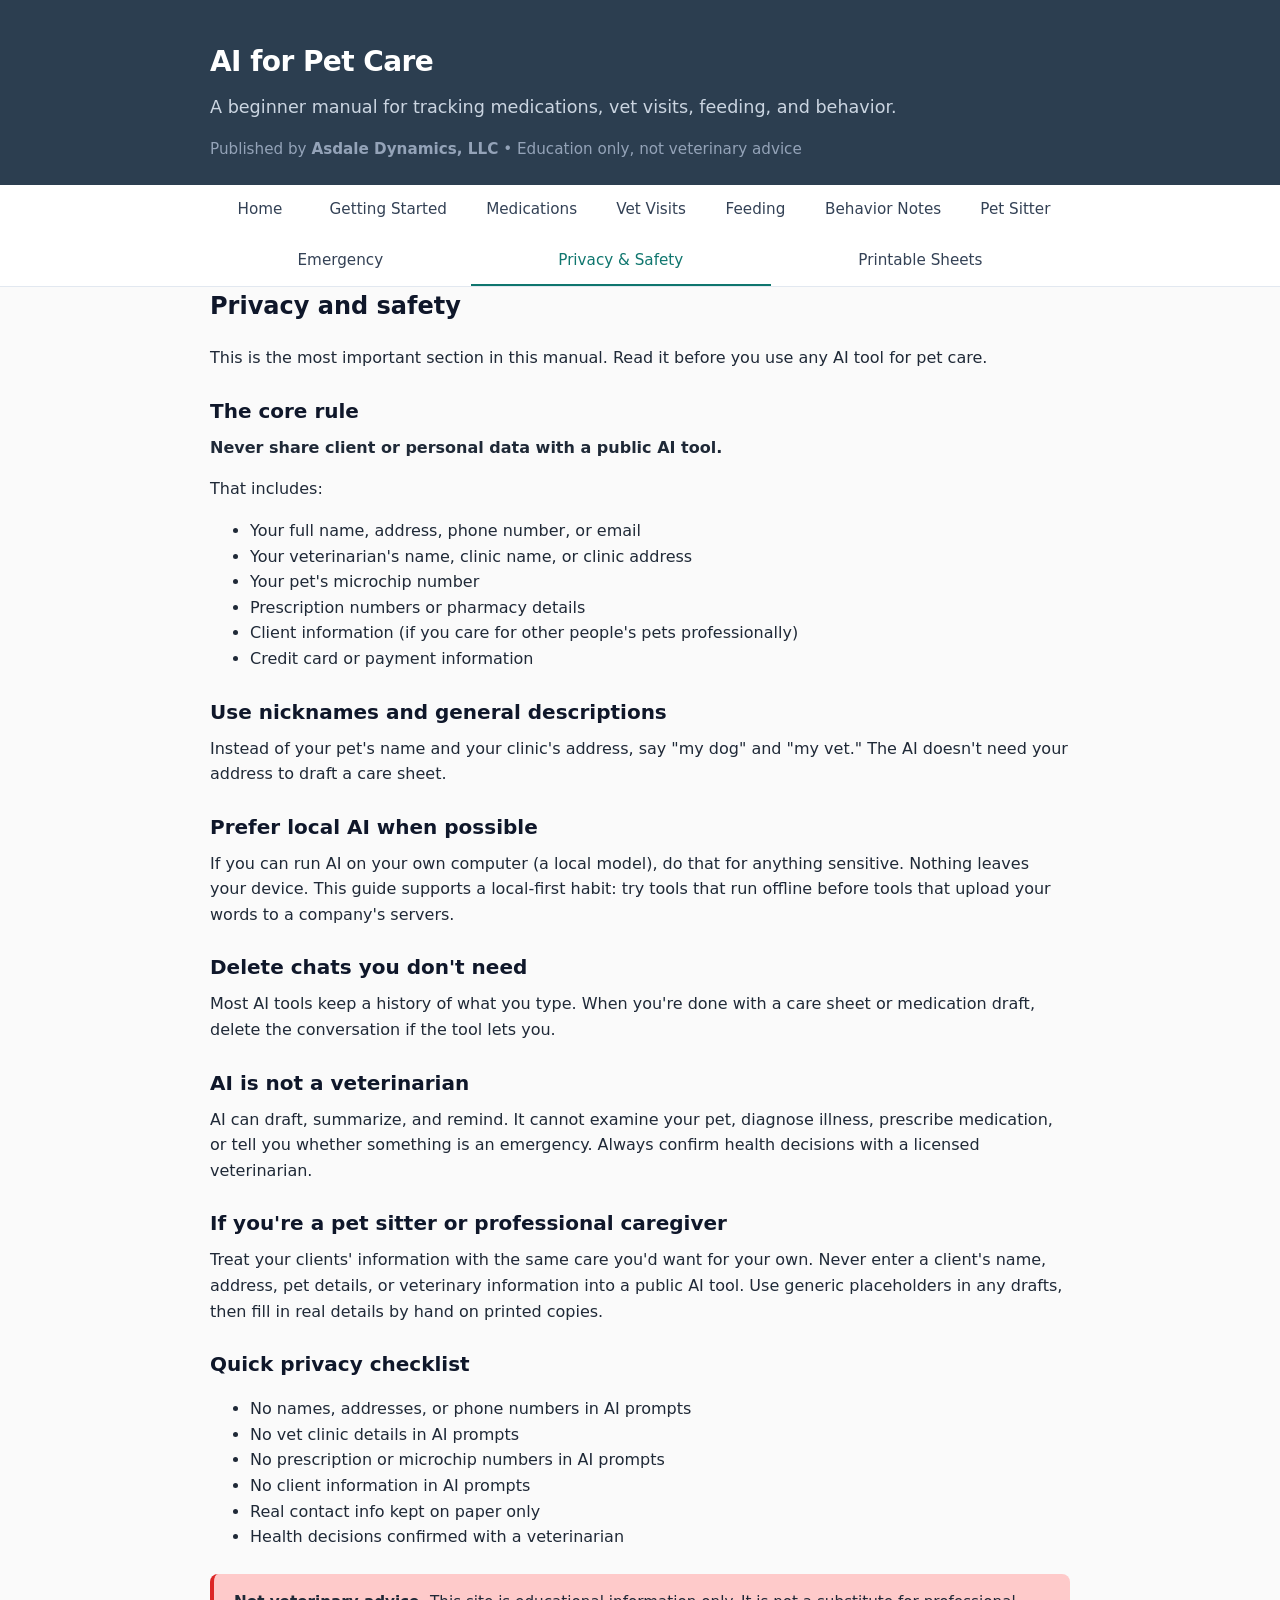
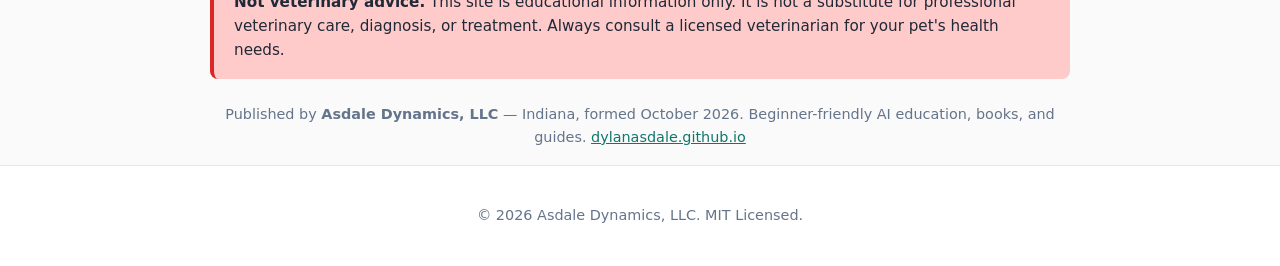
<file: site/08-privacy.html>
<!DOCTYPE html>
<html lang="en">
<head>
<meta charset="UTF-8">
<meta name="viewport" content="width=device-width, initial-scale=1.0">
<title>Privacy &amp; Safety | AI for Pet Care | Asdale Dynamics, LLC</title>
<link rel="stylesheet" href="css/style.css">
</head>
<body>

<header class="site-header">
  <div class="wrapper">
    <h1 class="site-title"><a href="index.html">AI for Pet Care</a></h1>
    <p class="site-tagline">A beginner manual for tracking medications, vet visits, feeding, and behavior.</p>
    <p class="site-credit">Published by <strong>Asdale Dynamics, LLC</strong> &bull; Education only, not veterinary advice</p>
  </div>
</header>

<nav class="site-nav">
  <div class="wrapper">
    <ul>
      <li><a href="index.html">Home</a></li>
      <li><a href="01-getting-started.html">Getting Started</a></li>
      <li><a href="02-medications.html">Medications</a></li>
      <li><a href="03-vet-visits.html">Vet Visits</a></li>
      <li><a href="04-feeding.html">Feeding</a></li>
      <li><a href="05-behavior.html">Behavior Notes</a></li>
      <li><a href="06-pet-sitter.html">Pet Sitter</a></li>
      <li><a href="07-emergency.html">Emergency</a></li>
      <li><a href="08-privacy.html" class="active">Privacy &amp; Safety</a></li>
      <li><a href="print.html">Printable Sheets</a></li>
    </ul>
  </div>
</nav>

<main class="wrapper">
  <article class="guide-page">
    <h2>Privacy and safety</h2>
    <p>This is the most important section in this manual. Read it before you use any AI tool for pet care.</p>

    <h3>The core rule</h3>
    <p><strong>Never share client or personal data with a public AI tool.</strong></p>
    <p>That includes:</p>
    <ul>
      <li>Your full name, address, phone number, or email</li>
      <li>Your veterinarian's name, clinic name, or clinic address</li>
      <li>Your pet's microchip number</li>
      <li>Prescription numbers or pharmacy details</li>
      <li>Client information (if you care for other people's pets professionally)</li>
      <li>Credit card or payment information</li>
    </ul>

    <h3>Use nicknames and general descriptions</h3>
    <p>Instead of your pet's name and your clinic's address, say "my dog" and "my vet." The AI doesn't need your address to draft a care sheet.</p>

    <h3>Prefer local AI when possible</h3>
    <p>If you can run AI on your own computer (a local model), do that for anything sensitive. Nothing leaves your device. This guide supports a local-first habit: try tools that run offline before tools that upload your words to a company's servers.</p>

    <h3>Delete chats you don't need</h3>
    <p>Most AI tools keep a history of what you type. When you're done with a care sheet or medication draft, delete the conversation if the tool lets you.</p>

    <h3>AI is not a veterinarian</h3>
    <p>AI can draft, summarize, and remind. It cannot examine your pet, diagnose illness, prescribe medication, or tell you whether something is an emergency. Always confirm health decisions with a licensed veterinarian.</p>

    <h3>If you're a pet sitter or professional caregiver</h3>
    <p>Treat your clients' information with the same care you'd want for your own. Never enter a client's name, address, pet details, or veterinary information into a public AI tool. Use generic placeholders in any drafts, then fill in real details by hand on printed copies.</p>

    <h3>Quick privacy checklist</h3>
    <ul class="checklist">
      <li>No names, addresses, or phone numbers in AI prompts</li>
      <li>No vet clinic details in AI prompts</li>
      <li>No prescription or microchip numbers in AI prompts</li>
      <li>No client information in AI prompts</li>
      <li>Real contact info kept on paper only</li>
      <li>Health decisions confirmed with a veterinarian</li>
    </ul>

    <div class="callout disclaimer">
      <strong>Not veterinary advice.</strong> This site is educational information only. It is not a substitute for professional veterinary care, diagnosis, or treatment. Always consult a licensed veterinarian for your pet's health needs.
    </div>

    <p class="credit">Published by <strong>Asdale Dynamics, LLC</strong> &mdash; Indiana, formed October 2026. Beginner-friendly AI education, books, and guides. <a href="https://dylanasdale.github.io" target="_blank" rel="noopener">dylanasdale.github.io</a></p>
  </article>
</main>

<footer class="site-footer">
  <div class="wrapper">
    <p>&copy; 2026 Asdale Dynamics, LLC. MIT Licensed.</p>
  </div>
</footer>

<script src="js/app.js"></script>
</body>
</html>
</file>
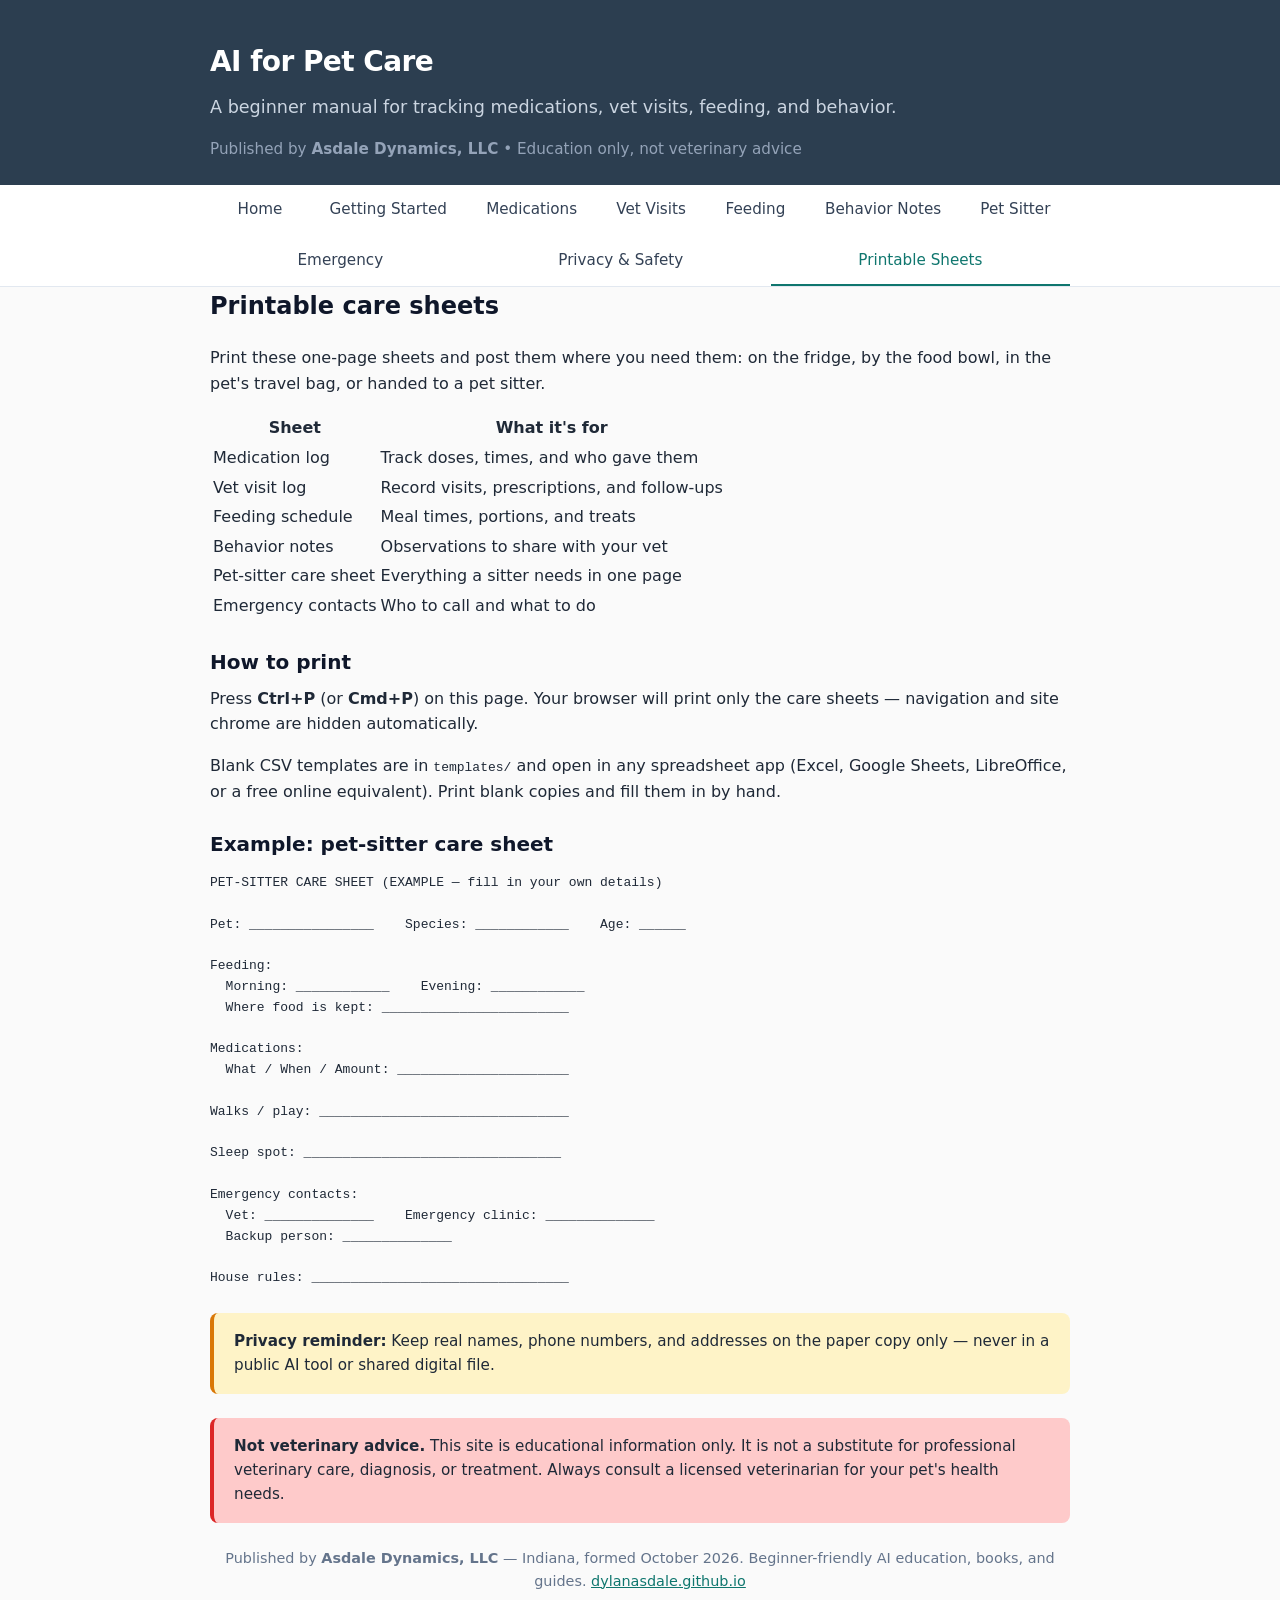
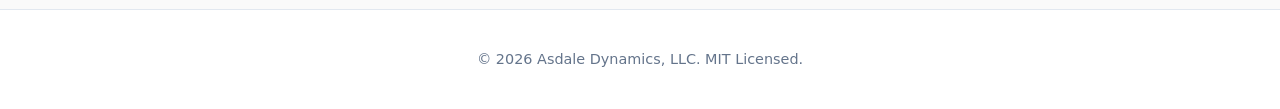
<file: site/print.html>
<!DOCTYPE html>
<html lang="en">
<head>
<meta charset="UTF-8">
<meta name="viewport" content="width=device-width, initial-scale=1.0">
<title>Printable Care Sheets | AI for Pet Care | Asdale Dynamics, LLC</title>
<link rel="stylesheet" href="css/style.css">
</head>
<body>

<header class="site-header">
  <div class="wrapper">
    <h1 class="site-title"><a href="index.html">AI for Pet Care</a></h1>
    <p class="site-tagline">A beginner manual for tracking medications, vet visits, feeding, and behavior.</p>
    <p class="site-credit">Published by <strong>Asdale Dynamics, LLC</strong> &bull; Education only, not veterinary advice</p>
  </div>
</header>

<nav class="site-nav">
  <div class="wrapper">
    <ul>
      <li><a href="index.html">Home</a></li>
      <li><a href="01-getting-started.html">Getting Started</a></li>
      <li><a href="02-medications.html">Medications</a></li>
      <li><a href="03-vet-visits.html">Vet Visits</a></li>
      <li><a href="04-feeding.html">Feeding</a></li>
      <li><a href="05-behavior.html">Behavior Notes</a></li>
      <li><a href="06-pet-sitter.html">Pet Sitter</a></li>
      <li><a href="07-emergency.html">Emergency</a></li>
      <li><a href="08-privacy.html">Privacy &amp; Safety</a></li>
      <li><a href="print.html" class="active">Printable Sheets</a></li>
    </ul>
  </div>
</nav>

<main class="wrapper">
  <article class="guide-page">
    <h2>Printable care sheets</h2>
    <p>Print these one-page sheets and post them where you need them: on the fridge, by the food bowl, in the pet's travel bag, or handed to a pet sitter.</p>

    <table>
      <thead>
        <tr><th>Sheet</th><th>What it's for</th></tr>
      </thead>
      <tbody>
        <tr><td>Medication log</td><td>Track doses, times, and who gave them</td></tr>
        <tr><td>Vet visit log</td><td>Record visits, prescriptions, and follow-ups</td></tr>
        <tr><td>Feeding schedule</td><td>Meal times, portions, and treats</td></tr>
        <tr><td>Behavior notes</td><td>Observations to share with your vet</td></tr>
        <tr><td>Pet-sitter care sheet</td><td>Everything a sitter needs in one page</td></tr>
        <tr><td>Emergency contacts</td><td>Who to call and what to do</td></tr>
      </tbody>
    </table>

    <h3>How to print</h3>
    <p>Press <strong>Ctrl+P</strong> (or <strong>Cmd+P</strong>) on this page. Your browser will print only the care sheets — navigation and site chrome are hidden automatically.</p>
    <p>Blank CSV templates are in <code>templates/</code> and open in any spreadsheet app (Excel, Google Sheets, LibreOffice, or a free online equivalent). Print blank copies and fill them in by hand.</p>

    <h3>Example: pet-sitter care sheet</h3>
    <div class="example-sheet">
      <pre>PET-SITTER CARE SHEET (EXAMPLE — fill in your own details)

Pet: ________________    Species: ____________    Age: ______

Feeding:
  Morning: ____________    Evening: ____________
  Where food is kept: ________________________

Medications:
  What / When / Amount: ______________________

Walks / play: ________________________________

Sleep spot: _________________________________

Emergency contacts:
  Vet: ______________    Emergency clinic: ______________
  Backup person: ______________

House rules: _________________________________</pre>
    </div>

    <div class="callout privacy-note">
      <strong>Privacy reminder:</strong> Keep real names, phone numbers, and addresses on the paper copy only — never in a public AI tool or shared digital file.
    </div>

    <div class="callout disclaimer">
      <strong>Not veterinary advice.</strong> This site is educational information only. It is not a substitute for professional veterinary care, diagnosis, or treatment. Always consult a licensed veterinarian for your pet's health needs.
    </div>

    <p class="credit">Published by <strong>Asdale Dynamics, LLC</strong> &mdash; Indiana, formed October 2026. Beginner-friendly AI education, books, and guides. <a href="https://dylanasdale.github.io" target="_blank" rel="noopener">dylanasdale.github.io</a></p>
  </article>
</main>

<footer class="site-footer">
  <div class="wrapper">
    <p>&copy; 2026 Asdale Dynamics, LLC. MIT Licensed.</p>
  </div>
</footer>

<script src="js/app.js"></script>
</body>
</html>
</file>
<file: site/css/style.css>
* {
  box-sizing: border-box;
}

html {
  scroll-behavior: smooth;
}

body {
  margin: 0;
  font-family: ui-sans-serif, system-ui, -apple-system, BlinkMacSystemFont, "Segoe UI", Roboto, "Helvetica Neue", Arial, sans-serif;
  line-height: 1.6;
  color: #1f2937;
  background: #fafafa;
}

.wrapper {
  max-width: 900px;
  margin: 0 auto;
  padding: 0 1.25rem;
}

.site-header {
  background: #2c3e50;
  color: #ffffff;
  padding: 2.5rem 0 1.5rem;
}

.site-title {
  margin: 0 0 0.5rem;
  font-size: 1.75rem;
  letter-spacing: -0.02em;
}

.site-title a {
  color: #ffffff;
  text-decoration: none;
}

.site-title a:hover {
  text-decoration: underline;
}

.site-tagline {
  margin: 0 0 1rem;
  font-size: 1.1rem;
  color: #cbd5e1;
}

.site-credit {
  margin: 0;
  font-size: 0.95rem;
  color: #94a3b8;
}

.site-nav {
  background: #ffffff;
  border-bottom: 1px solid #e2e8f0;
  position: sticky;
  top: 0;
  z-index: 50;
}

.site-nav ul {
  list-style: none;
  margin: 0;
  padding: 0;
  display: flex;
  flex-wrap: wrap;
  gap: 0;
}

.site-nav li {
  flex: 1 1 auto;
  min-width: 100px;
}

.site-nav a {
  display: block;
  padding: 0.75rem 1rem;
  color: #334155;
  text-decoration: none;
  font-weight: 500;
  font-size: 0.95rem;
  border-bottom: 2px solid transparent;
  text-align: center;
}

.site-nav a:hover,
.site-nav a:focus {
  background: #f1f5f9;
  color: #0f172a;
}

.site-nav a.active {
  color: #0f766e;
  border-bottom-color: #0f766e;
}

main {
  padding: 2rem 0 4rem;
}

.guide-page h2 {
  font-size: 1.5rem;
  margin-top: 0;
  color: #0f172a;
}

.guide-page h3 {
  font-size: 1.25rem;
  color: #0f172a;
  margin: 1.5rem 0 0.5rem;
}

.guide-page p {
  margin: 0 0 1rem;
}

.guide-page a {
  color: #0f766e;
  text-decoration: underline;
}

.guide-page a:hover {
  color: #0b5f58;
}

.card-grid {
  display: grid;
  grid-template-columns: repeat(auto-fit, minmax(220px, 1fr));
  gap: 1rem;
  margin: 1.5rem 0;
}

.card {
  background: #ffffff;
  border: 1px solid #e2e8f0;
  border-radius: 8px;
  padding: 1.25rem;
}

.card h3 {
  margin-top: 0;
  font-size: 1.1rem;
}

.card h3 a {
  color: #0f172a;
  text-decoration: none;
}

.card h3 a:hover {
  color: #0f766e;
  text-decoration: underline;
}

.card p {
  margin: 0.5rem 0 0;
  font-size: 0.95rem;
  color: #475569;
}

.callout {
  border-radius: 8px;
  padding: 1rem 1.25rem;
  margin: 1.5rem 0;
  font-size: 0.95rem;
}

.privacy-note {
  background: #fef3c7;
  border-left: 4px solid #d97706;
}

.disclaimer {
  background: #fecaca;
  border-left: 4px solid #dc2626;
}

.credit {
  margin-top: 2rem;
  font-size: 0.9rem;
  color: #64748b;
  text-align: center;
}

.site-footer {
  background: #ffffff;
  border-top: 1px solid #e2e8f0;
  padding: 1.5rem 0;
  font-size: 0.9rem;
  color: #64748b;
  text-align: center;
}

@media (max-width: 600px) {
  .site-nav ul {
    flex-direction: column;
  }
  .site-nav li {
    min-width: auto;
  }
  .site-nav a {
    text-align: left;
  }
}

/* ---------- Print styles ---------- */

@media print {
  body {
    background: #ffffff;
    color: #000000;
  }
  .site-header,
  .site-nav,
  .site-footer,
  .no-print,
  .privacy-note,
  .disclaimer,
  .credit {
    display: none !important;
  }
  main {
    padding: 0;
  }
  .wrapper {
    max-width: 100%;
    padding: 0;
  }
  .card {
    break-inside: avoid;
    border: none;
    box-shadow: none;
    background: #ffffff;
  }
  a {
    text-decoration: none;
    color: #000000;
  }
}
</file>
